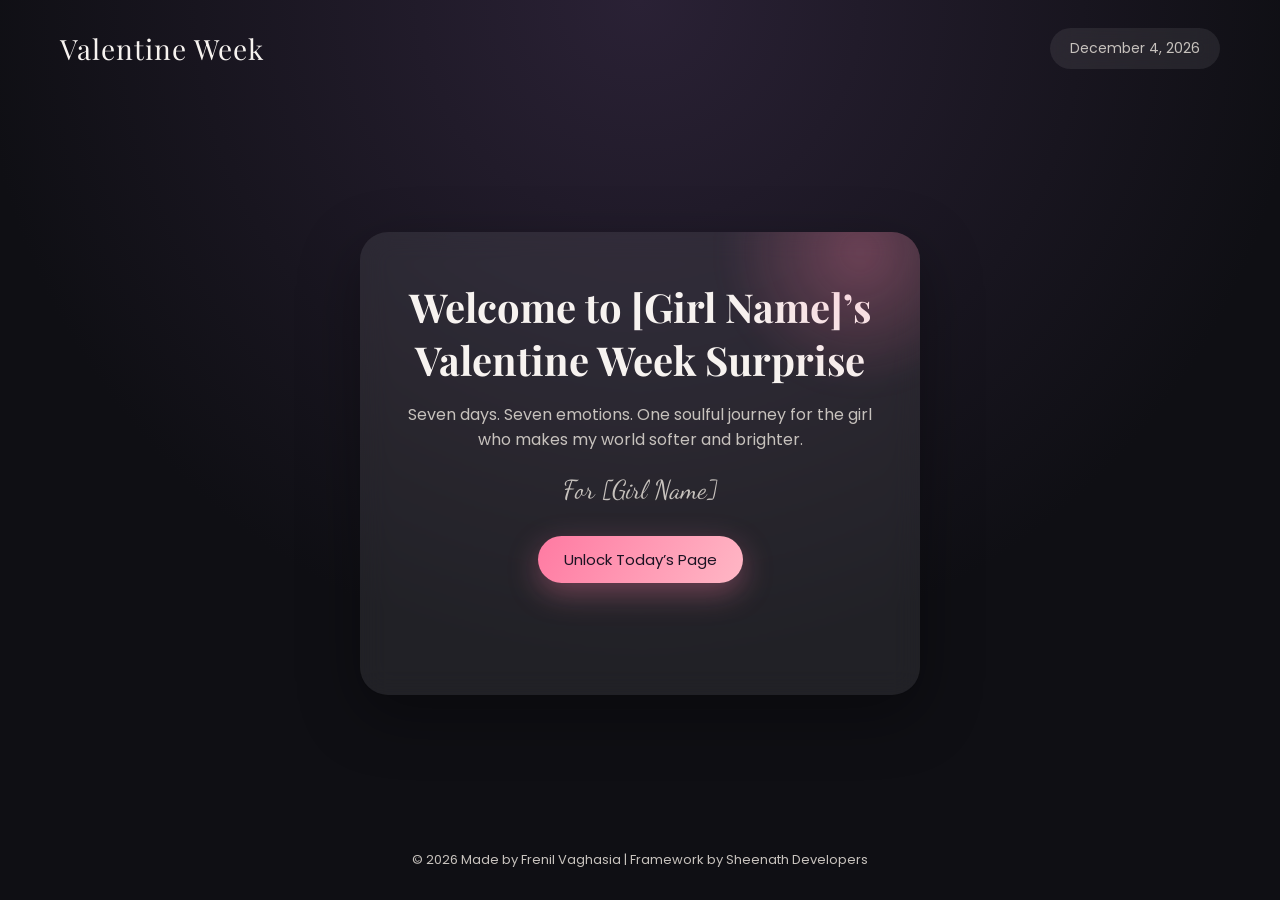
<file: index.html>
<!DOCTYPE html>
<html lang="en">
<head>
  <meta charset="UTF-8" />
  <meta name="viewport" content="width=device-width, initial-scale=1" />
  <title>Valentine Week Surprise</title>
  <link rel="preconnect" href="https://fonts.googleapis.com" />
  <link rel="preconnect" href="https://fonts.gstatic.com" crossorigin />
  <link href="https://fonts.googleapis.com/css2?family=Dancing+Script:wght@500;700&family=Playfair+Display:wght@400;600;700&family=Poppins:wght@300;400;500;600&display=swap" rel="stylesheet" />
  <link rel="stylesheet" href="styles.css" />
</head>
<body>
  <div class="app">
    <header class="site-header">
      <div class="logo">Valentine Week</div>
      <div class="date-pill" id="todayDisplay">February 7–13</div>
    </header>

    <section class="landing" id="landing">
      <div class="glass-card">
        <div class="hero-glow"></div>
        <h1>Welcome to [Girl Name]’s Valentine Week Surprise</h1>
        <p>
          Seven days. Seven emotions. One soulful journey for the girl who
          makes my world softer and brighter.
        </p>
        <p class="signature">For [Girl Name]</p>
        <button class="primary-btn" id="unlockBtn">Unlock Today’s Page</button>
        <p class="helper" id="unlockHelper"></p>
      </div>
    </section>
    <footer class="site-footer">
      <span class="credit">© 2026 Made by Frenil Vaghasia | Framework by Sheenath Developers</span>
    </footer>
  </div>

  <script src="script.js"></script>
</body>
</html>
</file>
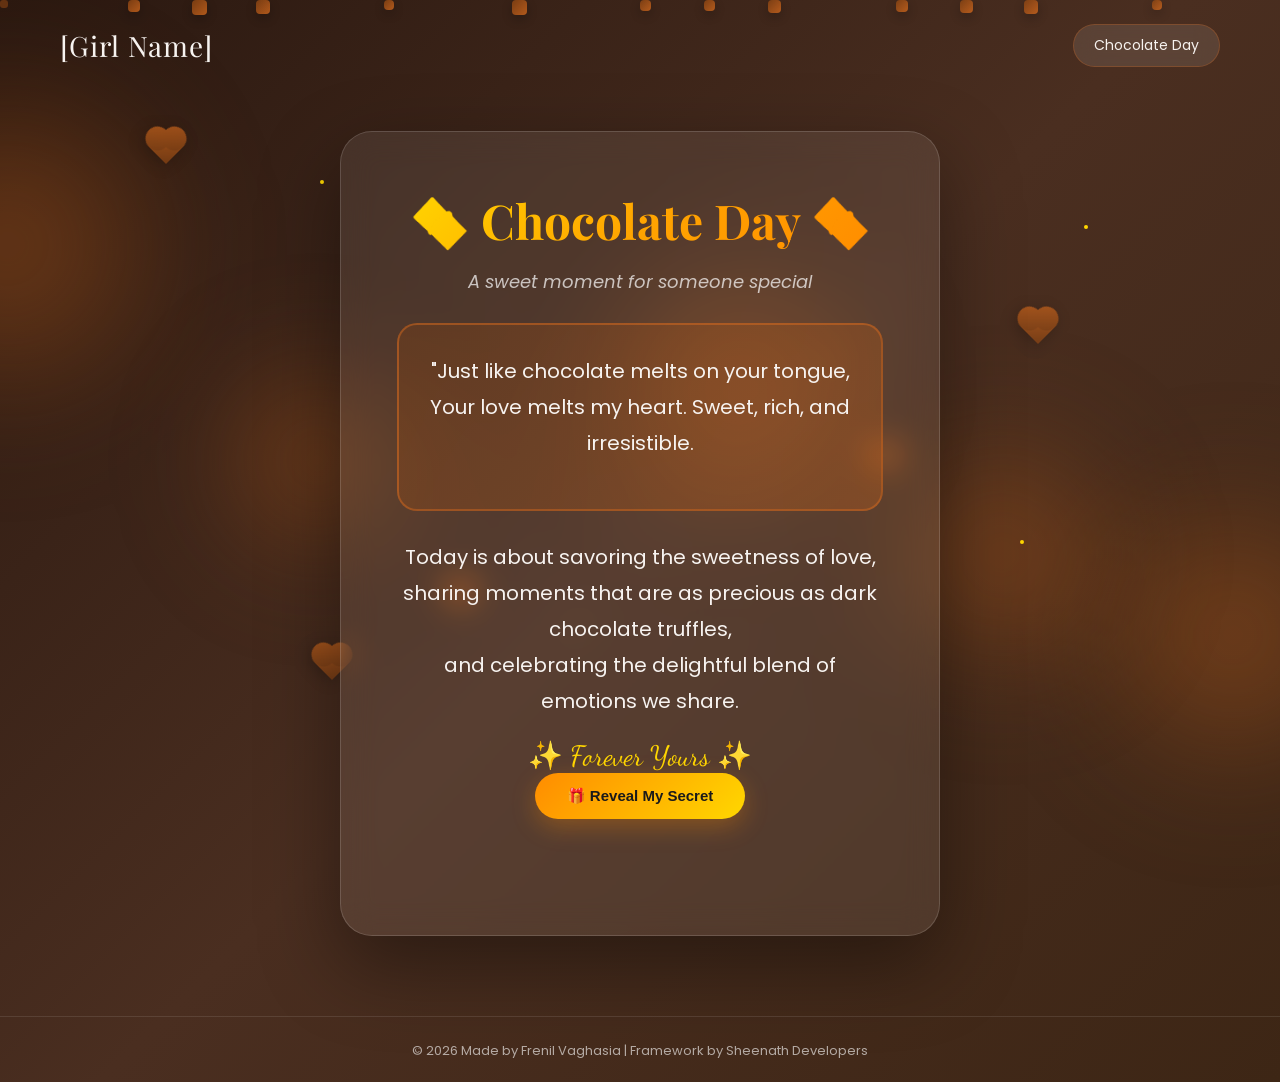
<file: chocolate-1.html>
<!DOCTYPE html>
<html lang="en">
<head>
  <meta charset="UTF-8" />
  <meta name="viewport" content="width=device-width, initial-scale=1" />
  <title>Chocolate Day • [Girl Name]</title>
  <link rel="preconnect" href="https://fonts.googleapis.com" />
  <link rel="preconnect" href="https://fonts.gstatic.com" crossorigin />
  <link href="https://fonts.googleapis.com/css2?family=Dancing+Script:wght@500;700&family=Playfair+Display:wght@400;600;700&family=Poppins:wght@300;400;500;600&display=swap" rel="stylesheet" />
  <style>
    * {
      margin: 0;
      padding: 0;
      box-sizing: border-box;
    }

    body {
      font-family: "Poppins", sans-serif;
      background: linear-gradient(135deg, #2a1810 0%, #4a2e20 50%, #3d2615 100%);
      color: #f7f3f0;
      overflow-x: hidden;
      position: relative;
      min-height: 100vh;
    }

    /* Animated Background */
    .animated-bg {
      position: fixed;
      top: 0;
      left: 0;
      width: 100%;
      height: 100%;
      z-index: 0;
      pointer-events: none;
      overflow: hidden;
    }

    .glow-orb {
      position: absolute;
      border-radius: 50%;
      background: radial-gradient(circle, rgba(210, 105, 30, 0.4), rgba(139, 69, 19, 0.2) 50%, transparent 70%);
      filter: blur(50px);
      animation: float 12s ease-in-out infinite;
    }

    .orb1 {
      width: 400px;
      height: 400px;
      top: 5%;
      left: -15%;
      animation-delay: 0s;
    }

    .orb2 {
      width: 350px;
      height: 350px;
      bottom: 10%;
      right: -10%;
      animation-delay: 3s;
    }

    .orb3 {
      width: 300px;
      height: 300px;
      top: 45%;
      right: 10%;
      animation-delay: 6s;
    }

    .orb4 {
      width: 320px;
      height: 320px;
      top: 25%;
      left: 45%;
      animation-delay: 8s;
    }

    .orb5 {
      width: 250px;
      height: 250px;
      bottom: 35%;
      left: 15%;
      animation-delay: 5s;
    }

    @keyframes float {
      0%, 100% {
        transform: translate(0, 0) scale(1) rotate(0deg);
        opacity: 0.7;
      }
      25% {
        transform: translate(45px, -40px) scale(1.2) rotate(90deg);
        opacity: 1;
      }
      50% {
        transform: translate(-35px, 30px) scale(0.9) rotate(180deg);
        opacity: 0.6;
      }
      75% {
        transform: translate(30px, 35px) scale(1.15) rotate(270deg);
        opacity: 0.85;
      }
    }

    /* Falling Chocolate Pieces */
    .chocolate {
      position: absolute;
      background: linear-gradient(135deg, #8B4513, #D2691E);
      border-radius: 4px;
      animation: fall linear infinite;
      opacity: 0.8;
      box-shadow: 0 4px 12px rgba(0, 0, 0, 0.3);
    }

    .choco1 { width: 12px; height: 12px; left: 10%; animation-duration: 8s; animation-delay: 0s; }
    .choco2 { width: 14px; height: 14px; left: 20%; animation-duration: 10s; animation-delay: 1s; }
    .choco3 { width: 10px; height: 10px; left: 30%; animation-duration: 9s; animation-delay: 0.5s; }
    .choco4 { width: 15px; height: 15px; left: 40%; animation-duration: 11s; animation-delay: 1.5s; }
    .choco5 { width: 11px; height: 11px; left: 50%; animation-duration: 8.5s; animation-delay: 0.8s; }
    .choco6 { width: 13px; height: 13px; left: 60%; animation-duration: 10.5s; animation-delay: 1.2s; }
    .choco7 { width: 12px; height: 12px; left: 70%; animation-duration: 9.5s; animation-delay: 0.3s; }
    .choco8 { width: 14px; height: 14px; left: 80%; animation-duration: 11.5s; animation-delay: 1.8s; }
    .choco9 { width: 10px; height: 10px; left: 90%; animation-duration: 8.8s; animation-delay: 0.6s; }
    .choco10 { width: 15px; height: 15px; left: 15%; animation-duration: 10.2s; animation-delay: 1.3s; }
    .choco11 { width: 11px; height: 11px; left: 55%; animation-duration: 9.2s; animation-delay: 0.9s; }
    .choco12 { width: 13px; height: 13px; left: 75%; animation-duration: 10.8s; animation-delay: 1.6s; }

    @keyframes fall {
      0% {
        transform: translateY(-10px) rotate(0deg);
        opacity: 0;
      }
      5% {
        opacity: 0.8;
      }
      95% {
        opacity: 0.8;
      }
      100% {
        transform: translateY(100vh) rotate(360deg);
        opacity: 0;
      }
    }

    /* Chocolate Hearts */
    .chocolate-heart {
      position: absolute;
      width: 24px;
      height: 24px;
      background: linear-gradient(135deg, #D2691E, #8B4513);
      transform: rotate(45deg);
      animation: floatHeart 10s ease-in-out infinite;
      opacity: 0.7;
      filter: drop-shadow(0 4px 8px rgba(0, 0, 0, 0.3));
    }

    .chocolate-heart::before,
    .chocolate-heart::after {
      content: "";
      position: absolute;
      width: 24px;
      height: 24px;
      background: inherit;
      border-radius: 50%;
    }

    .chocolate-heart::before {
      top: -12px;
      left: 0;
    }

    .chocolate-heart::after {
      top: 0;
      left: -12px;
    }

    .heart1 { top: 15%; left: 12%; animation-delay: 0s; }
    .heart2 { top: 35%; right: 18%; animation-delay: 4s; }
    .heart3 { top: 65%; left: 35%; animation-delay: 2s; }
    .heart4 { top: 50%; right: 30%; animation-delay: 6s; }
    .heart5 { bottom: 25%; left: 25%; animation-delay: 3s; }

    @keyframes floatHeart {
      0%, 100% {
        transform: translateY(0) rotate(45deg) scale(1);
        opacity: 0.7;
      }
      33% {
        transform: translateY(-40px) rotate(55deg) scale(1.25);
        opacity: 1;
      }
      66% {
        transform: translateY(-20px) rotate(40deg) scale(0.95);
        opacity: 0.75;
      }
    }

    /* Sparkles */
    .sparkle {
      position: absolute;
      width: 4px;
      height: 4px;
      background: #FFD700;
      border-radius: 50%;
      animation: sparkleFlash 2s ease-in-out infinite;
    }

    .sparkle1 { top: 20%; left: 25%; animation-delay: 0s; }
    .sparkle2 { top: 40%; right: 35%; animation-delay: 0.5s; }
    .sparkle3 { bottom: 30%; left: 45%; animation-delay: 1s; }
    .sparkle4 { top: 60%; right: 20%; animation-delay: 0.7s; }
    .sparkle5 { top: 25%; right: 15%; animation-delay: 1.2s; }

    @keyframes sparkleFlash {
      0%, 100% { opacity: 0; transform: scale(0); }
      50% { opacity: 1; transform: scale(1); }
    }

    /* Header */
    .header {
      position: relative;
      z-index: 10;
      display: flex;
      justify-content: space-between;
      align-items: center;
      padding: 24px clamp(20px, 5vw, 60px);
    }

    .logo {
      font-family: "Playfair Display", serif;
      font-size: clamp(20px, 3vw, 28px);
      letter-spacing: 1px;
    }

    .date-pill {
      padding: 10px 20px;
      border-radius: 50px;
      background: rgba(255, 255, 255, 0.1);
      font-size: 14px;
      backdrop-filter: blur(10px);
      border: 1px solid rgba(210, 105, 30, 0.3);
    }

    /* Main Container */
    .container {
      position: relative;
      z-index: 5;
      display: flex;
      align-items: center;
      justify-content: center;
      min-height: calc(100vh - 100px);
      padding: 40px 20px;
    }

    /* Glass Card */
    .glass-card {
      background: rgba(255, 255, 255, 0.08);
      backdrop-filter: blur(16px);
      border: 1px solid rgba(255, 255, 255, 0.15);
      border-radius: 32px;
      padding: clamp(32px, 8vw, 56px);
      max-width: 600px;
      text-align: center;
      box-shadow: 0 30px 80px rgba(0, 0, 0, 0.4);
      position: relative;
      overflow: hidden;
      animation: cardSlideIn 0.8s ease-out;
    }

    @keyframes cardSlideIn {
      from {
        opacity: 0;
        transform: translateY(30px);
      }
      to {
        opacity: 1;
        transform: translateY(0);
      }
    }

    .glass-card::before {
      content: "";
      position: absolute;
      top: -50%;
      right: -20%;
      width: 300px;
      height: 300px;
      background: radial-gradient(circle, rgba(210, 105, 30, 0.3), transparent 70%);
      filter: blur(40px);
      animation: orb-rotate 15s linear infinite;
    }

    @keyframes orb-rotate {
      0% { transform: rotate(0deg); }
      100% { transform: rotate(360deg); }
    }

    .card-content {
      position: relative;
      z-index: 2;
    }

    .card-title {
      font-family: "Playfair Display", serif;
      font-size: clamp(32px, 5vw, 48px);
      margin-bottom: 16px;
      background: linear-gradient(135deg, #FFD700, #FFA500, #FF8C00);
      -webkit-background-clip: text;
      -webkit-text-fill-color: transparent;
      background-clip: text;
      animation: titleGlow 2s ease-in-out infinite;
    }

    @keyframes titleGlow {
      0%, 100% { filter: drop-shadow(0 0 8px rgba(210, 105, 30, 0.4)); }
      50% { filter: drop-shadow(0 0 16px rgba(210, 105, 30, 0.8)); }
    }

    .card-subtitle {
      font-size: clamp(14px, 2vw, 18px);
      color: rgba(255, 255, 255, 0.7);
      margin-bottom: 24px;
      font-style: italic;
    }

    .chocolate-box {
      background: linear-gradient(135deg, rgba(139, 69, 19, 0.3), rgba(210, 105, 30, 0.3));
      border: 2px solid rgba(210, 105, 30, 0.5);
      border-radius: 20px;
      padding: 28px;
      margin: 28px 0;
      animation: pulse-glow 2.5s ease-in-out infinite;
    }

    @keyframes pulse-glow {
      0%, 100% {
        border-color: rgba(210, 105, 30, 0.5);
        box-shadow: 0 0 0 0 rgba(210, 105, 30, 0.2);
      }
      50% {
        border-color: rgba(210, 105, 30, 0.8);
        box-shadow: 0 0 20px 0 rgba(210, 105, 30, 0.4);
      }
    }

    .message-text {
      font-size: clamp(16px, 2.5vw, 20px);
      line-height: 1.8;
      color: #f7f3f0;
      margin-bottom: 20px;
    }

    .signature {
      font-family: "Dancing Script", cursive;
      font-size: clamp(20px, 3vw, 28px);
      color: #FFD700;
      margin-top: 16px;
      animation: float-text 3s ease-in-out infinite;
    }

    @keyframes float-text {
      0%, 100% { transform: translateY(0); }
      50% { transform: translateY(-8px); }
    }

    /* Buttons */
    .button-group {
      display: flex;
      gap: 16px;
      margin-top: 32px;
      flex-wrap: wrap;
      justify-content: center;
    }

    .btn-primary {
      background: linear-gradient(135deg, #FF8C00, #FFD700);
      color: #1a1a1a;
      border: none;
      padding: 14px 32px;
      border-radius: 50px;
      font-size: 15px;
      font-weight: 600;
      cursor: pointer;
      transition: all 0.3s ease;
      box-shadow: 0 8px 25px rgba(255, 140, 0, 0.3);
      animation: float-button 3s ease-in-out infinite;
    }

    @keyframes float-button {
      0%, 100% { transform: translateY(0); }
      50% { transform: translateY(-4px); }
    }

    .btn-primary:hover {
      transform: translateY(-4px);
      box-shadow: 0 12px 35px rgba(255, 140, 0, 0.5);
    }

    .btn-secondary {
      background: rgba(255, 255, 255, 0.1);
      color: #f7f3f0;
      border: 2px solid rgba(210, 105, 30, 0.5);
      padding: 12px 28px;
      border-radius: 50px;
      font-size: 15px;
      cursor: pointer;
      transition: all 0.3s ease;
    }

    .btn-secondary:hover {
      background: rgba(210, 105, 30, 0.2);
      border-color: rgba(210, 105, 30, 0.8);
    }

    /* Reveal Effects */
    .reveal-section {
      background: rgba(139, 69, 19, 0.15);
      border-radius: 16px;
      padding: 20px;
      margin-top: 20px;
      max-height: 0;
      overflow: hidden;
      opacity: 0;
      transition: all 0.6s cubic-bezier(0.34, 1.56, 0.64, 1);
    }

    .reveal-section.revealed {
      max-height: 500px;
      opacity: 1;
    }

    .reveal-text {
      font-size: 15px;
      line-height: 1.7;
      color: rgba(255, 255, 255, 0.9);
      animation: textReveal 0.8s ease-out;
    }

    @keyframes textReveal {
      0% {
        opacity: 0;
        transform: translateY(10px);
      }
      100% {
        opacity: 1;
        transform: translateY(0);
      }
    }

    /* Chocolate Chips Decoration */
    .chip-scatter {
      position: absolute;
      pointer-events: none;
    }

    .chip {
      position: absolute;
      width: 8px;
      height: 8px;
      background: #8B4513;
      border-radius: 3px;
      animation: chip-twirl 4s ease-in-out infinite;
      opacity: 0.6;
    }

    .chip1 { top: 10%; right: 15%; animation-delay: 0s; }
    .chip2 { bottom: 20%; left: 20%; animation-delay: 1s; }
    .chip3 { top: 50%; right: 10%; animation-delay: 0.5s; }
    .chip4 { top: 35%; left: 15%; animation-delay: 1.5s; }
    .chip5 { bottom: 40%; right: 25%; animation-delay: 0.8s; }

    @keyframes chip-twirl {
      0%, 100% { transform: rotate(0deg) scale(1); opacity: 0.6; }
      50% { transform: rotate(180deg) scale(1.1); opacity: 0.9; }
    }

    /* Responsive */
    @media (max-width: 768px) {
      .header {
        padding: 16px 20px;
      }

      .glass-card {
        padding: 24px;
      }

      .button-group {
        flex-direction: column;
        gap: 12px;
      }

      .btn-primary, .btn-secondary {
        width: 100%;
      }

      .choco1, .choco2, .choco3, .choco4, .choco5,
      .choco6, .choco7, .choco8, .choco9, .choco10,
      .choco11, .choco12 {
        animation-duration: 12s;
      }
    }
  </style>
</head>
<body>
  <!-- Animated Background -->
  <div class="animated-bg">
    <div class="glow-orb orb1"></div>
    <div class="glow-orb orb2"></div>
    <div class="glow-orb orb3"></div>
    <div class="glow-orb orb4"></div>
    <div class="glow-orb orb5"></div>

    <!-- Falling Chocolate Pieces -->
    <div class="chocolate choco1"></div>
    <div class="chocolate choco2"></div>
    <div class="chocolate choco3"></div>
    <div class="chocolate choco4"></div>
    <div class="chocolate choco5"></div>
    <div class="chocolate choco6"></div>
    <div class="chocolate choco7"></div>
    <div class="chocolate choco8"></div>
    <div class="chocolate choco9"></div>
    <div class="chocolate choco10"></div>
    <div class="chocolate choco11"></div>
    <div class="chocolate choco12"></div>

    <!-- Chocolate Hearts -->
    <div class="chocolate-heart heart1"></div>
    <div class="chocolate-heart heart2"></div>
    <div class="chocolate-heart heart3"></div>
    <div class="chocolate-heart heart4"></div>
    <div class="chocolate-heart heart5"></div>

    <!-- Sparkles -->
    <div class="sparkle sparkle1"></div>
    <div class="sparkle sparkle2"></div>
    <div class="sparkle sparkle3"></div>
    <div class="sparkle sparkle4"></div>
    <div class="sparkle sparkle5"></div>

    <!-- Chocolate Chips -->
    <div class="chip-scatter">
      <div class="chip chip1"></div>
      <div class="chip chip2"></div>
      <div class="chip chip3"></div>
      <div class="chip chip4"></div>
      <div class="chip chip5"></div>
    </div>
  </div>

  <!-- Header -->
  <header class="header">
    <div class="logo">[Girl Name]</div>
    <div class="date-pill">Chocolate Day</div>
  </header>

  <!-- Main Container -->
  <div class="container">
    <div class="glass-card">
      <div class="card-content">
        <h1 class="card-title">🍫 Chocolate Day 🍫</h1>
        <p class="card-subtitle">A sweet moment for someone special</p>

        <div class="chocolate-box">
          <p class="message-text">
            "Just like chocolate melts on your tongue,
            <br />
            Your love melts my heart. Sweet, rich, and irresistible.
          </p>
        </div>

        <p class="message-text">
          Today is about savoring the sweetness of love,
          <br />
          sharing moments that are as precious as dark chocolate truffles,
          <br />
          and celebrating the delightful blend of emotions we share.
        </p>

        <p class="signature">✨ Forever Yours ✨</p>

        <button class="btn-primary" onclick="revealSecret()">
          🎁 Reveal My Secret
        </button>

        <div class="reveal-section" id="secretSection">
          <p class="reveal-text">
            🤎 Every moment with you is like tasting the finest chocolate—
            luxurious, comforting, and unforgettable. Whether it's the bittersweet
            depth of dark chocolate or the smooth sweetness of milk chocolate,
            you make every flavor of life beautiful. 
            <br /><br />
            Your smile is sweeter than any confection, and your love is the richest
            treasure I could ever possess. In your arms, I've found my favorite flavor—
            the taste of forever.
            <br /><br />
            Thank you for being the sweetness in my story, the chocolate in my dreams,
            and the love that makes every day a celebration. You are my greatest indulgence.
          </p>
        </div>
      </div>
    </div>
  </div>

  <footer style="position: relative; z-index: 20; padding: 20px; text-align: center; border-top: 1px solid rgba(255, 255, 255, 0.1); margin-top: 40px;">
    <span class="credit" style="color: rgba(255, 255, 255, 0.6); font-size: 13px;">© 2026 Made by Frenil Vaghasia | Framework by Sheenath Developers</span>
  </footer>

  <script>
    function revealSecret() {
      const section = document.getElementById("secretSection");
      section.classList.toggle("revealed");
    }

    // Add gentle parallax effect on mouse movement
    document.addEventListener("mousemove", (e) => {
      const card = document.querySelector(".glass-card");
      const x = (window.innerWidth / 2 - e.clientX) / 50;
      const y = (window.innerHeight / 2 - e.clientY) / 50;
      card.style.transform = `perspective(1000px) rotateX(${y}deg) rotateY(${x}deg)`;
    });

    // Reset on mouse leave
    document.addEventListener("mouseleave", () => {
      const card = document.querySelector(".glass-card");
      card.style.transform = "perspective(1000px) rotateX(0deg) rotateY(0deg)";
    });
  </script>
</body>
</html>
</file>
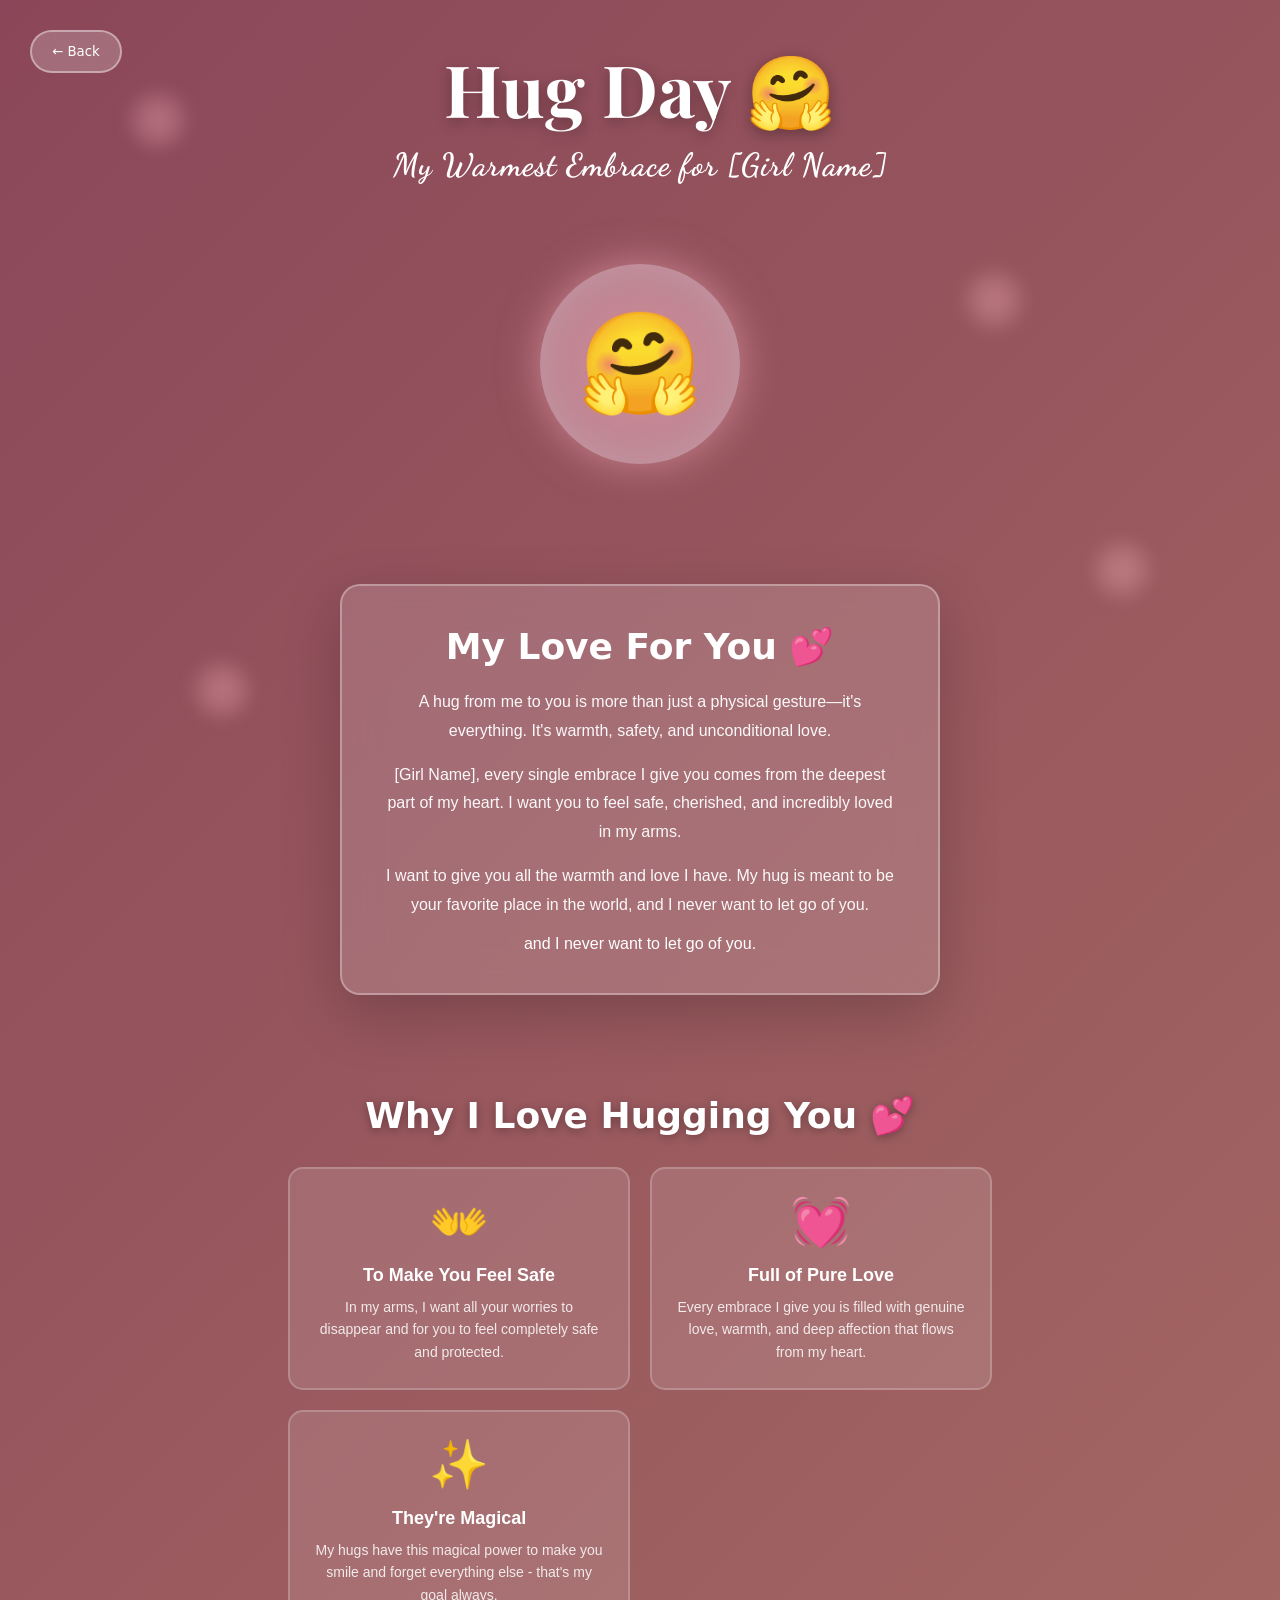
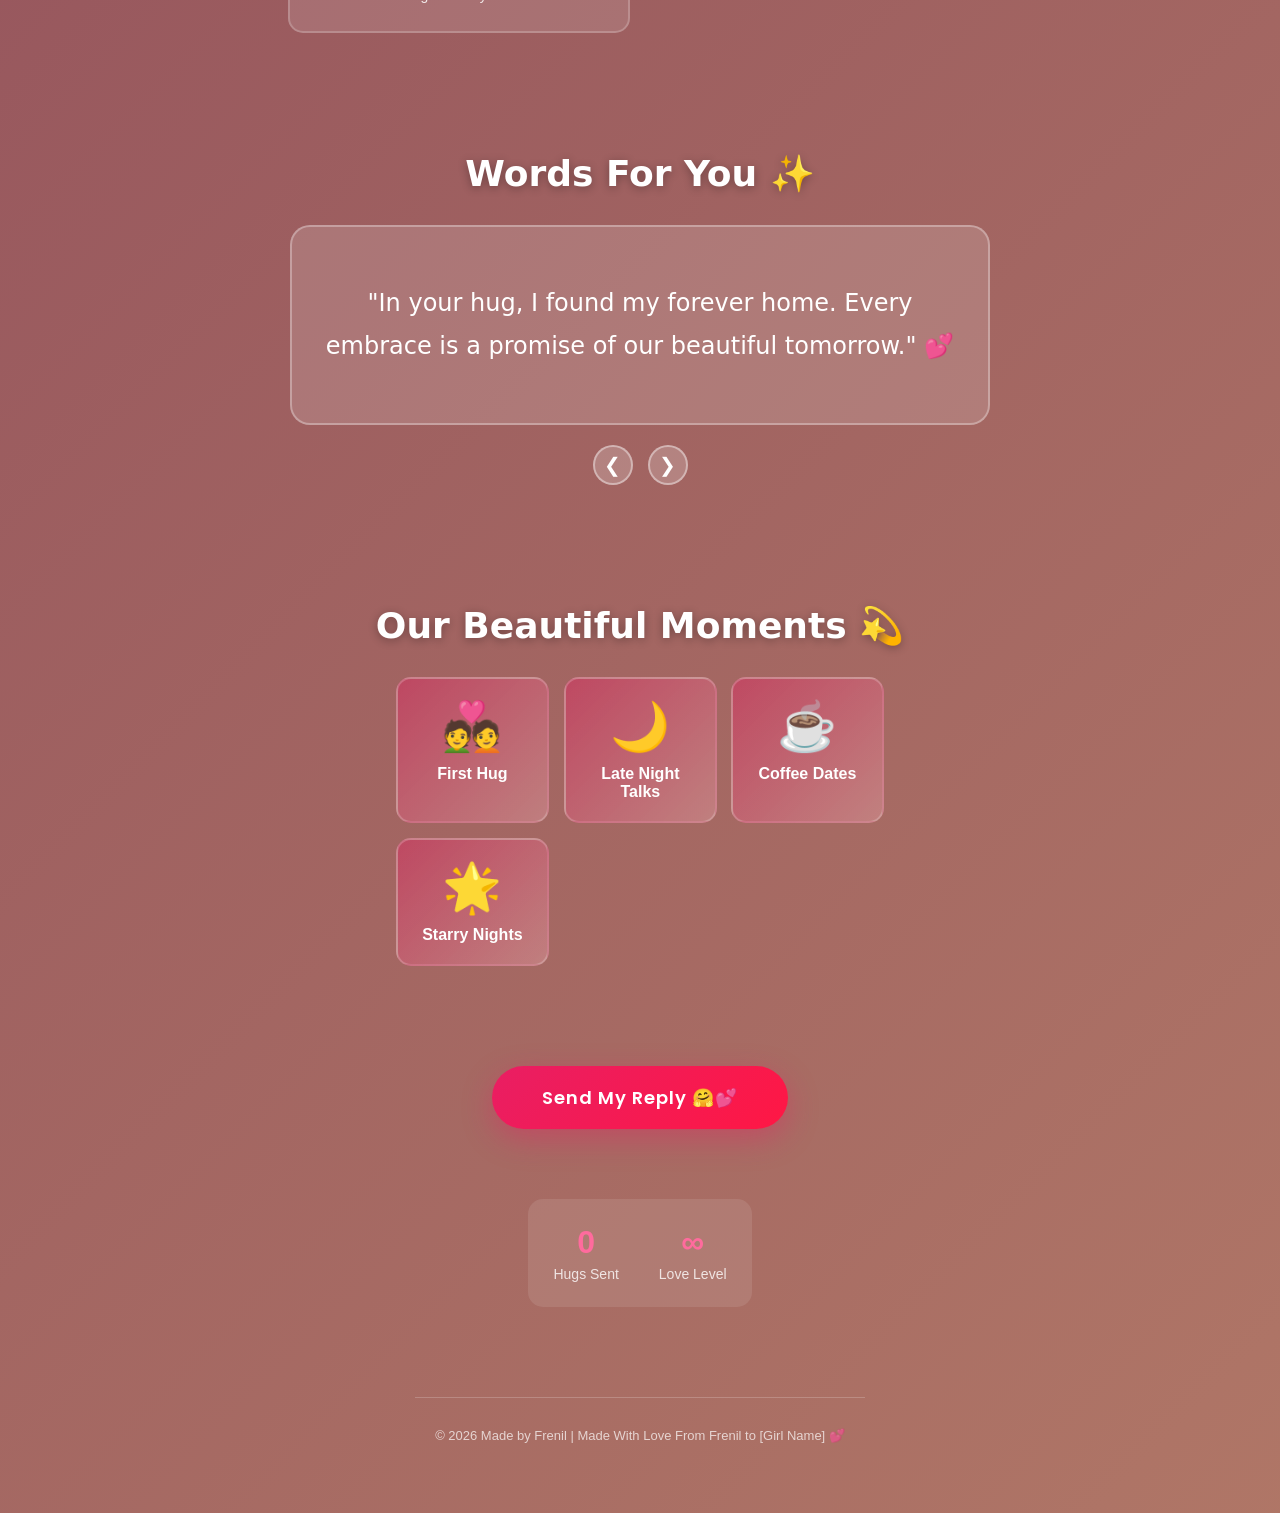
<file: hug-1.html>
<!DOCTYPE html>
<html lang="en">
<head>
  <meta charset="UTF-8" />
  <meta name="viewport" content="width=device-width, initial-scale=1" />
  <title>Hug Day - Warm Embrace for [Girl Name]</title>
  <link rel="preconnect" href="https://fonts.googleapis.com" />
  <link rel="preconnect" href="https://fonts.gstatic.com" crossorigin />
  <link
    href="https://fonts.googleapis.com/css2?family=Dancing+Script:wght@500;700&family=Playfair+Display:wght@400;600;700&family=Poppins:wght@300;400;500;600&display=swap"
    rel="stylesheet"
  />
  <style>
    * {
      margin: 0;
      padding: 0;
      box-sizing: border-box;
    }

    body {
      font-family: -apple-system, BlinkMacSystemFont, "SF Pro Display", "SF Pro Text", "Apple Color Emoji", "Helvetica Neue", Helvetica, Arial, sans-serif;
      background: linear-gradient(135deg, #8B4759 0%, #D4A574 50%, #8B4759 100%);
      background-size: 400% 400%;
      animation: warmGradient 15s ease infinite;
      color: #fff;
      overflow-x: hidden;
      min-height: 100vh;
      position: relative;
    }

    /* Force iOS emoji rendering */
    * {
      font-family: -apple-system, BlinkMacSystemFont, "Apple Color Emoji", "Segoe UI Emoji", "Segoe UI Symbol", "Noto Color Emoji", sans-serif;
    }

    body, h1, h2, h3, p, button, div {
      font-family: -apple-system, BlinkMacSystemFont, "SF Pro Display", "SF Pro Text", "Apple Color Emoji", "Helvetica Neue", Helvetica, Arial, sans-serif;
    }

    @keyframes warmGradient {
      0% {
        background-position: 0% 50%;
      }
      50% {
        background-position: 100% 50%;
      }
      100% {
        background-position: 0% 50%;
      }
    }

    /* Floating warmth particles */
    .warmth-particle {
      position: fixed;
      width: 60px;
      height: 60px;
      border-radius: 50%;
      background: radial-gradient(circle, rgba(255, 182, 193, 0.4), transparent);
      filter: blur(8px);
      animation: floatWarmth 8s ease-in-out infinite;
      pointer-events: none;
      z-index: 0;
    }

    @keyframes floatWarmth {
      0%, 100% {
        transform: translateY(0) translateX(0) scale(1);
        opacity: 0.3;
      }
      50% {
        transform: translateY(-30px) translateX(20px) scale(1.2);
        opacity: 0.6;
      }
    }

    .particle-1 {
      top: 10%;
      left: 10%;
      animation-delay: 0s;
    }

    .particle-2 {
      top: 60%;
      right: 10%;
      animation-delay: 2s;
    }

    .particle-3 {
      top: 30%;
      right: 20%;
      animation-delay: 4s;
    }

    .particle-4 {
      bottom: 20%;
      left: 15%;
      animation-delay: 3s;
    }

    /* Main container */
    .hug-container {
      position: relative;
      z-index: 10;
      min-height: 100vh;
      display: flex;
      flex-direction: column;
      align-items: center;
      justify-content: center;
      padding: 40px 20px;
      text-align: center;
    }

    /* Header */
    .hug-header {
      margin-bottom: 40px;
      animation: slideDown 0.8s ease-out;
    }

    @keyframes slideDown {
      from {
        opacity: 0;
        transform: translateY(-30px);
      }
      to {
        opacity: 1;
        transform: translateY(0);
      }
    }

    .hug-header h1 {
      font-family: "Playfair Display", serif;
      font-size: clamp(36px, 8vw, 72px);
      font-weight: 700;
      margin-bottom: 10px;
      text-shadow: 0 4px 15px rgba(0, 0, 0, 0.3);
      animation: titleShimmer 3s ease-in-out infinite;
    }

    @keyframes titleShimmer {
      0%, 100% {
        text-shadow: 0 4px 15px rgba(0, 0, 0, 0.3);
      }
      50% {
        text-shadow: 0 4px 25px rgba(255, 255, 255, 0.6);
      }
    }

    .hug-subtitle {
      font-family: "Dancing Script", cursive;
      font-size: clamp(18px, 4vw, 32px);
      font-weight: 700;
      color: #fff;
      letter-spacing: 1px;
      animation: subtitleFloat 4s ease-in-out infinite;
    }

    @keyframes subtitleFloat {
      0%, 100% {
        transform: translateY(0);
      }
      50% {
        transform: translateY(-10px);
      }
    }

    /* Interactive Hug Zone */
    .hug-zone {
      perspective: 1000px;
      margin: 40px 0;
      animation: zoneAppear 1s ease-out 0.3s both;
    }

    @keyframes zoneAppear {
      from {
        opacity: 0;
        transform: scale(0.8);
      }
      to {
        opacity: 1;
        transform: scale(1);
      }
    }

    .embrace-circle {
      width: 200px;
      height: 200px;
      margin: 0 auto 40px;
      position: relative;
      animation: embraceRotate 6s linear infinite;
    }

    @keyframes embraceRotate {
      from {
        transform: rotateZ(0deg);
      }
      to {
        transform: rotateZ(360deg);
      }
    }

    .embrace-inner {
      width: 100%;
      height: 100%;
      border-radius: 50%;
      background: radial-gradient(circle, rgba(255, 182, 193, 0.6), rgba(216, 191, 216, 0.4));
      display: flex;
      align-items: center;
      justify-content: center;
      font-size: 100px;
      box-shadow: 0 0 40px rgba(255, 182, 193, 0.5), inset 0 0 40px rgba(255, 255, 255, 0.2);
      animation: embracePulse 3s ease-in-out infinite;
    }

    @keyframes embracePulse {
      0%, 100% {
        transform: scale(1);
        box-shadow: 0 0 40px rgba(255, 182, 193, 0.5), inset 0 0 40px rgba(255, 255, 255, 0.2);
      }
      50% {
        transform: scale(1.1);
        box-shadow: 0 0 80px rgba(255, 182, 193, 0.8), inset 0 0 60px rgba(255, 255, 255, 0.4);
      }
    }

    /* Message Box */
    .message-box {
      background: rgba(255, 255, 255, 0.15);
      backdrop-filter: blur(20px);
      border: 2px solid rgba(255, 255, 255, 0.3);
      border-radius: 20px;
      padding: 40px;
      max-width: 600px;
      margin: 40px auto;
      animation: messageSlide 1s ease-out 0.6s both;
      box-shadow: 0 20px 60px rgba(0, 0, 0, 0.2);
    }

    @keyframes messageSlide {
      from {
        opacity: 0;
        transform: translateY(30px);
      }
      to {
        opacity: 1;
        transform: translateY(0);
      }
    }

    .message-box h2 {
      font-family: -apple-system, BlinkMacSystemFont, "SF Pro Display", system-ui, sans-serif;
      font-size: 36px;
      font-weight: 700;
      margin-bottom: 20px;
      color: #fff;
    }

    .message-box p {
      font-size: 16px;
      line-height: 1.8;
      color: rgba(255, 255, 255, 0.95);
      margin-bottom: 15px;
    }

    .message-box p:last-child {
      margin-bottom: 0;
    }

    /* Hug Button */
    .hug-button-container {
      margin: 40px 0;
      animation: buttonFade 1s ease-out 0.9s both;
    }

    @keyframes buttonFade {
      from {
        opacity: 0;
      }
      to {
        opacity: 1;
      }
    }

    .hug-btn {
      background: linear-gradient(135deg, #E91E63, #FF1744);
      color: white;
      border: none;
      padding: 18px 50px;
      font-size: 18px;
      font-family: "Poppins", sans-serif;
      font-weight: 600;
      border-radius: 50px;
      cursor: pointer;
      transition: all 0.3s ease;
      box-shadow: 0 10px 30px rgba(233, 30, 99, 0.4);
      letter-spacing: 1px;
      position: relative;
      overflow: hidden;
    }

    .hug-btn::before {
      content: '';
      position: absolute;
      top: 0;
      left: -100%;
      width: 100%;
      height: 100%;
      background: rgba(255, 255, 255, 0.2);
      transition: left 0.3s ease;
    }

    .hug-btn:hover::before {
      left: 100%;
    }

    .hug-btn:hover {
      transform: translateY(-5px) scale(1.05);
      box-shadow: 0 15px 50px rgba(233, 30, 99, 0.6);
    }

    .hug-btn:active {
      transform: translateY(-2px) scale(1.02);
    }

    /* Hug Effects */
    .hug-effect {
      position: fixed;
      font-size: 60px;
      pointer-events: none;
      animation: hugFloat 2s ease-out forwards;
      z-index: 100;
    }

    @keyframes hugFloat {
      0% {
        opacity: 1;
        transform: translateY(0) scale(1);
      }
      100% {
        opacity: 0;
        transform: translateY(-200px) scale(0.3);
      }
    }

    /* Stats Display */
    .hug-stats {
      background: rgba(255, 255, 255, 0.1);
      border-radius: 15px;
      padding: 25px;
      margin: 30px 0;
      display: flex;
      gap: 40px;
      justify-content: center;
      flex-wrap: wrap;
      max-width: 500px;
      margin-left: auto;
      margin-right: auto;
      animation: statsSlide 1s ease-out 1.2s both;
    }

    @keyframes statsSlide {
      from {
        opacity: 0;
        transform: translateY(20px);
      }
      to {
        opacity: 1;
        transform: translateY(0);
      }
    }

    .stat {
      text-align: center;
    }

    .stat-number {
      font-size: 32px;
      font-weight: 700;
      color: #ff6b9d;
      margin-bottom: 5px;
    }

    .stat-label {
      font-size: 14px;
      color: rgba(255, 255, 255, 0.8);
    }

    /* Footer */
    .hug-footer {
      margin-top: 60px;
      padding: 30px 20px;
      text-align: center;
      font-size: 13px;
      color: rgba(255, 255, 255, 0.7);
      border-top: 1px solid rgba(255, 255, 255, 0.2);
    }

    /* Back button */
    .back-button {
      position: fixed;
      top: 30px;
      left: 30px;
      z-index: 50;
      background: rgba(255, 255, 255, 0.2);
      border: 2px solid rgba(255, 255, 255, 0.4);
      color: white;
      padding: 12px 20px;
      border-radius: 50px;
      cursor: pointer;
      font-family: -apple-system, BlinkMacSystemFont, "SF Pro Text", system-ui, sans-serif;
      font-weight: 500;
      transition: all 0.3s ease;
      backdrop-filter: blur(10px);
    }

    .back-button:hover {
      background: rgba(255, 255, 255, 0.3);
      border-color: white;
      transform: translateX(-5px);
    }

    @keyframes sectionSlide {
      from {
        opacity: 0;
        transform: translateY(30px);
      }
      to {
        opacity: 1;
        transform: translateY(0);
      }
    }

    @keyframes reasonAppear {
      from {
        opacity: 0;
        transform: scale(0.9);
      }
      to {
        opacity: 1;
        transform: scale(1);
      }
    }

    @keyframes memoryAppear {
      from {
        opacity: 0;
        transform: rotateY(90deg);
      }
      to {
        opacity: 1;
        transform: rotateY(0deg);
      }
    }

    @keyframes quoteAppear {
      from {
        opacity: 0;
        transform: scale(0.95);
      }
      to {
        opacity: 1;
        transform: scale(1);
      }
    }

    @media (max-width: 768px) {
      .hug-container {
        padding: 30px 15px;
      }

      .message-box {
        padding: 30px 20px;
      }

      .embrace-circle {
        width: 150px;
        height: 150px;
      }

      .embrace-inner {
        font-size: 80px;
      }

      .hug-stats {
        gap: 20px;
        padding: 20px;
      }

      .stat-number {
        font-size: 24px;
      }
    }
  </style>
</head>
<body>
  <!-- Warmth Particles -->
  <div class="warmth-particle particle-1"></div>
  <div class="warmth-particle particle-2"></div>
  <div class="warmth-particle particle-3"></div>
  <div class="warmth-particle particle-4"></div>

  <!-- Back Button -->
  <button class="back-button" onclick="goBack()">← Back</button>

  <!-- Main Container -->
  <div class="hug-container">
    <!-- Header -->
    <div class="hug-header">
      <h1>Hug Day 🤗</h1>
      <p class="hug-subtitle">My Warmest Embrace for [Girl Name]</p>
    </div>

    <!-- Interactive Hug Zone -->
    <div class="hug-zone">
      <div class="embrace-circle">
        <div class="embrace-inner" id="hugCircle" onclick="sendHug()">🤗</div>
      </div>
    </div>

    <!-- Message Box -->
    <div class="message-box">
      <h2>My Love For You 💕</h2>
      <p>
        A hug from me to you is more than just a physical gesture—it's everything. It's warmth, safety, and unconditional love.
      </p>
      <p>
        [Girl Name], every single embrace I give you comes from the deepest part of my heart. 
        I want you to feel safe, cherished, and incredibly loved in my arms.
      </p>
      <p>
        I want to give you all the warmth and love I have. My hug is meant to be your favorite place in the world, 
        and I never want to let go of you.
      </p> 
        and I never want to let go of you.
      </p>
    </div>

    <!-- Reasons Section -->
    <div style="max-width: 800px; margin: 60px auto; animation: sectionSlide 1s ease-out 0.8s both;">
      <h2 style="font-family: -apple-system, BlinkMacSystemFont, 'SF Pro Display', system-ui, sans-serif; font-size: 36px; font-weight: 700; margin-bottom: 30px; color: #fff; text-shadow: 0 2px 10px rgba(0, 0, 0, 0.3);">Why I Love Hugging You 💕</h2>
      <div style="display: grid; grid-template-columns: repeat(auto-fit, minmax(250px, 1fr)); gap: 20px; padding: 0 20px;">
        <div style="background: rgba(255, 255, 255, 0.12); backdrop-filter: blur(15px); border: 2px solid rgba(255, 255, 255, 0.2); border-radius: 15px; padding: 25px; transition: all 0.3s ease; cursor: pointer; animation: reasonAppear 0.6s ease-out 0.2s both;" onmouseover="this.style.transform='translateY(-10px) scale(1.05)'; this.style.background='rgba(255, 255, 255, 0.25)'; this.style.borderColor='rgba(255, 255, 255, 0.5)'; this.style.boxShadow='0 15px 40px rgba(255, 182, 193, 0.3)'" onmouseout="this.style.transform='translateY(0) scale(1)'; this.style.background='rgba(255, 255, 255, 0.12)'; this.style.borderColor='rgba(255, 255, 255, 0.2)'; this.style.boxShadow='none'">
          <div style="font-size: 48px; margin-bottom: 15px;">👐</div>
          <h3 style="font-size: 18px; margin-bottom: 10px; color: #fff;">To Make You Feel Safe</h3>
          <p style="font-size: 14px; color: rgba(255, 255, 255, 0.85); line-height: 1.6;">In my arms, I want all your worries to disappear and for you to feel completely safe and protected.</p>
        </div>
        <div style="background: rgba(255, 255, 255, 0.12); backdrop-filter: blur(15px); border: 2px solid rgba(255, 255, 255, 0.2); border-radius: 15px; padding: 25px; transition: all 0.3s ease; cursor: pointer; animation: reasonAppear 0.6s ease-out 0.4s both;" onmouseover="this.style.transform='translateY(-10px) scale(1.05)'; this.style.background='rgba(255, 255, 255, 0.25)'; this.style.borderColor='rgba(255, 255, 255, 0.5)'; this.style.boxShadow='0 15px 40px rgba(255, 182, 193, 0.3)'" onmouseout="this.style.transform='translateY(0) scale(1)'; this.style.background='rgba(255, 255, 255, 0.12)'; this.style.borderColor='rgba(255, 255, 255, 0.2)'; this.style.boxShadow='none'">
          <div style="font-size: 48px; margin-bottom: 15px;">💓</div>
          <h3 style="font-size: 18px; margin-bottom: 10px; color: #fff;">Full of Pure Love</h3>
          <p style="font-size: 14px; color: rgba(255, 255, 255, 0.85); line-height: 1.6;">Every embrace I give you is filled with genuine love, warmth, and deep affection that flows from my heart.</p>
        </div>
        <div style="background: rgba(255, 255, 255, 0.12); backdrop-filter: blur(15px); border: 2px solid rgba(255, 255, 255, 0.2); border-radius: 15px; padding: 25px; transition: all 0.3s ease; cursor: pointer; animation: reasonAppear 0.6s ease-out 0.6s both;" onmouseover="this.style.transform='translateY(-10px) scale(1.05)'; this.style.background='rgba(255, 255, 255, 0.25)'; this.style.borderColor='rgba(255, 255, 255, 0.5)'; this.style.boxShadow='0 15px 40px rgba(255, 182, 193, 0.3)'" onmouseout="this.style.transform='translateY(0) scale(1)'; this.style.background='rgba(255, 255, 255, 0.12)'; this.style.borderColor='rgba(255, 255, 255, 0.2)'; this.style.boxShadow='none'">
          <div style="font-size: 48px; margin-bottom: 15px;">✨</div>
          <h3 style="font-size: 18px; margin-bottom: 10px; color: #fff;">They're Magical</h3>
          <p style="font-size: 14px; color: rgba(255, 255, 255, 0.85); line-height: 1.6;">My hugs have this magical power to make you smile and forget everything else - that's my goal always.</p>
        </div>
      </div>
    </div>

    <!-- Love Quotes Section -->
    <div style="max-width: 700px; margin: 60px auto; animation: sectionSlide 1s ease-out 1s both;">
      <h2 style="font-family: -apple-system, BlinkMacSystemFont, 'SF Pro Display', system-ui, sans-serif; font-size: 36px; font-weight: 700; margin-bottom: 30px; color: #fff; text-shadow: 0 2px 10px rgba(0, 0, 0, 0.3);">Words For You ✨</h2>
      <div style="background: rgba(255, 255, 255, 0.15); backdrop-filter: blur(20px); border: 2px solid rgba(255, 255, 255, 0.3); border-radius: 20px; padding: 40px 30px; position: relative; min-height: 200px; display: flex; align-items: center; justify-content: center;">
        <div id="quoteDisplay" style="text-align: center; animation: quoteAppear 0.8s ease-out; font-family: -apple-system, BlinkMacSystemFont, 'SF Pro Display', system-ui, sans-serif; font-size: 24px; font-weight: 500; color: #fff; line-height: 1.8;">
          "In your hug, I found my forever home. Every embrace is a promise of our beautiful tomorrow." 💕
        </div>
      </div>
      <div style="display: flex; justify-content: center; gap: 15px; margin-top: 20px;">
        <button onclick="previousQuote()" style="background: rgba(255, 255, 255, 0.2); border: 2px solid rgba(255, 255, 255, 0.4); color: white; width: 40px; height: 40px; border-radius: 50%; cursor: pointer; font-size: 20px; transition: all 0.3s ease;" onmouseover="this.style.background='rgba(255, 255, 255, 0.4)'; this.style.transform='scale(1.1)'" onmouseout="this.style.background='rgba(255, 255, 255, 0.2)'; this.style.transform='scale(1)'">❮</button>
        <button onclick="nextQuote()" style="background: rgba(255, 255, 255, 0.2); border: 2px solid rgba(255, 255, 255, 0.4); color: white; width: 40px; height: 40px; border-radius: 50%; cursor: pointer; font-size: 20px; transition: all 0.3s ease;" onmouseover="this.style.background='rgba(255, 255, 255, 0.4)'; this.style.transform='scale(1.1)'" onmouseout="this.style.background='rgba(255, 255, 255, 0.2)'; this.style.transform='scale(1)'">❯</button>
      </div>
    </div>

    <!-- Memories Section -->
    <div style="max-width: 800px; margin: 60px auto; animation: sectionSlide 1s ease-out 1.2s both;">
      <h2 style="font-family: -apple-system, BlinkMacSystemFont, 'SF Pro Display', system-ui, sans-serif; font-size: 36px; font-weight: 700; margin-bottom: 30px; color: #fff; text-shadow: 0 2px 10px rgba(0, 0, 0, 0.3);">Our Beautiful Moments 💫</h2>
      <div style="display: grid; grid-template-columns: repeat(auto-fit, minmax(150px, 1fr)); gap: 15px; padding: 0 20px;">
        <div onclick="showMemoryDetail('First Hug')" style="background: linear-gradient(135deg, rgba(233, 30, 99, 0.4), rgba(255, 182, 193, 0.3)); backdrop-filter: blur(15px); border: 2px solid rgba(255, 255, 255, 0.2); border-radius: 15px; padding: 20px; text-align: center; cursor: pointer; transition: all 0.3s ease; animation: memoryAppear 0.6s ease-out 0.3s both;" onmouseover="this.style.transform='translateY(-15px) scale(1.08)'; this.style.background='linear-gradient(135deg, rgba(233, 30, 99, 0.6), rgba(255, 182, 193, 0.5))'; this.style.boxShadow='0 20px 40px rgba(233, 30, 99, 0.4)'" onmouseout="this.style.transform='translateY(0) scale(1)'; this.style.background='linear-gradient(135deg, rgba(233, 30, 99, 0.4), rgba(255, 182, 193, 0.3))'; this.style.boxShadow='none'">
          <div style="font-size: 48px; margin-bottom: 10px;">💑</div>
          <div style="font-size: 16px; font-weight: 600; color: #fff;">First Hug</div>
        </div>
        <div onclick="showMemoryDetail('Late Night Talks')" style="background: linear-gradient(135deg, rgba(233, 30, 99, 0.4), rgba(255, 182, 193, 0.3)); backdrop-filter: blur(15px); border: 2px solid rgba(255, 255, 255, 0.2); border-radius: 15px; padding: 20px; text-align: center; cursor: pointer; transition: all 0.3s ease; animation: memoryAppear 0.6s ease-out 0.5s both;" onmouseover="this.style.transform='translateY(-15px) scale(1.08)'; this.style.background='linear-gradient(135deg, rgba(233, 30, 99, 0.6), rgba(255, 182, 193, 0.5))'; this.style.boxShadow='0 20px 40px rgba(233, 30, 99, 0.4)'" onmouseout="this.style.transform='translateY(0) scale(1)'; this.style.background='linear-gradient(135deg, rgba(233, 30, 99, 0.4), rgba(255, 182, 193, 0.3))'; this.style.boxShadow='none'">
          <div style="font-size: 48px; margin-bottom: 10px;">🌙</div>
          <div style="font-size: 16px; font-weight: 600; color: #fff;">Late Night Talks</div>
        </div>
        <div onclick="showMemoryDetail('Coffee Dates')" style="background: linear-gradient(135deg, rgba(233, 30, 99, 0.4), rgba(255, 182, 193, 0.3)); backdrop-filter: blur(15px); border: 2px solid rgba(255, 255, 255, 0.2); border-radius: 15px; padding: 20px; text-align: center; cursor: pointer; transition: all 0.3s ease; animation: memoryAppear 0.6s ease-out 0.7s both;" onmouseover="this.style.transform='translateY(-15px) scale(1.08)'; this.style.background='linear-gradient(135deg, rgba(233, 30, 99, 0.6), rgba(255, 182, 193, 0.5))'; this.style.boxShadow='0 20px 40px rgba(233, 30, 99, 0.4)'" onmouseout="this.style.transform='translateY(0) scale(1)'; this.style.background='linear-gradient(135deg, rgba(233, 30, 99, 0.4), rgba(255, 182, 193, 0.3))'; this.style.boxShadow='none'">
          <div style="font-size: 48px; margin-bottom: 10px;">☕</div>
          <div style="font-size: 16px; font-weight: 600; color: #fff;">Coffee Dates</div>
        </div>
        <div onclick="showMemoryDetail('Starry Nights')" style="background: linear-gradient(135deg, rgba(233, 30, 99, 0.4), rgba(255, 182, 193, 0.3)); backdrop-filter: blur(15px); border: 2px solid rgba(255, 255, 255, 0.2); border-radius: 15px; padding: 20px; text-align: center; cursor: pointer; transition: all 0.3s ease; animation: memoryAppear 0.6s ease-out 0.9s both;" onmouseover="this.style.transform='translateY(-15px) scale(1.08)'; this.style.background='linear-gradient(135deg, rgba(233, 30, 99, 0.6), rgba(255, 182, 193, 0.5))'; this.style.boxShadow='0 20px 40px rgba(233, 30, 99, 0.4)'" onmouseout="this.style.transform='translateY(0) scale(1)'; this.style.background='linear-gradient(135deg, rgba(233, 30, 99, 0.4), rgba(255, 182, 193, 0.3))'; this.style.boxShadow='none'">
          <div style="font-size: 48px; margin-bottom: 10px;">🌟</div>
          <div style="font-size: 16px; font-weight: 600; color: #fff;">Starry Nights</div>
        </div>
      </div>
    </div>

    <!-- Hug Button -->
    <div class="hug-button-container">
      <button class="hug-btn" id="hugBtn" onclick="sendHugMessage()">
        Send My Reply 🤗💕
      </button>
    </div>

    <!-- Hug Stats -->
    <div class="hug-stats">
      <div class="stat">
        <div class="stat-number" id="hugCount">0</div>
        <div class="stat-label">Hugs Sent</div>
      </div>
      <div class="stat">
        <div class="stat-number" id="hugIntensity">∞</div>
        <div class="stat-label">Love Level</div>
      </div>
    </div>

    <!-- Footer -->
    <div class="hug-footer">
      <p>© 2026 Made by Frenil | Made With Love From Frenil to [Girl Name] 💕</p>
    </div>
  </div>

  <script>
    let hugCounter = 0;
    const WHATSAPP_NUMBER = "+916352335304";
    const GIRLFRIEND_NAME = "[Girl Name]";
    const BOYFRIEND_NAME = "Frenil";

    // Send hug with visual effects
    function sendHug() {
      hugCounter++;
      const circle = document.getElementById("hugCircle");
      const container = document.querySelector(".hug-container");

      // Add bounce animation
      circle.style.animation = "none";
      setTimeout(() => {
        circle.style.animation = "embracePulse 0.5s ease-out";
      }, 10);

      // Create floating hug effects
      for (let i = 0; i < 3; i++) {
        setTimeout(() => {
          createHugEffect();
        }, i * 100);
      }

      // Update counter with animation
      const counter = document.getElementById("hugCount");
      counter.textContent = hugCounter;
      counter.style.animation = "none";
      setTimeout(() => {
        counter.style.color = "#FFB6C1";
        counter.style.animation = "titleShimmer 0.6s ease-out";
      }, 10);

      // Haptic feedback if available
      if (navigator.vibrate) {
        navigator.vibrate(50);
      }
    }

    function createHugEffect() {
      const effect = document.createElement("div");
      effect.classList.add("hug-effect");
      effect.textContent = "💕";
      effect.style.left = Math.random() * window.innerWidth + "px";
      effect.style.top = window.innerHeight / 2 + "px";

      document.body.appendChild(effect);

      setTimeout(() => {
        effect.remove();
      }, 2000);
    }

    // Send message to WhatsApp
    function sendHugMessage() {
      const btn = document.getElementById("hugBtn");
      btn.style.opacity = "0.6";
      btn.style.pointerEvents = "none";
      btn.textContent = "💕 Reply Sent! 💕";

      // Create hug effects
      for (let i = 0; i < 8; i++) {
        setTimeout(() => {
          createHugEffect();
        }, i * 80);
      }

      // Prepare message ([Girl Name]'s reply to Frenil)
      const message = `${BOYFRIEND_NAME}! 🤗💕\n\nOh my love, I felt every word of your beautiful message! 💕\n\nYour hugs truly are the most magical thing in my world. Every time you hold me, I feel completely safe, loved, and cherished.\n\nYou make all my worries disappear and fill my heart with so much joy and warmth.\n\nI'm sending you back${hugCounter > 1 ? ' ' + hugCounter : ''} of my warmest hugs—\nfilled with all the love I have for you!\n\nYour arms are my favorite place in the entire world. I never want to let go of you.\n\n🤗💕🤗\n\nForever in your warm embrace,\n${GIRLFRIEND_NAME} 💕`;

      const encodedMessage = encodeURIComponent(message);
      const whatsappUrl = `https://api.whatsapp.com/send?phone=${WHATSAPP_NUMBER.replace('+', '')}&text=${encodedMessage}`;

      setTimeout(() => {
        window.open(whatsappUrl, "_blank");
      }, 600);
    }

    // Go back function
    function goBack() {
      window.location.href = "index.html";
    }

    // Quote management
    const quotes = [
      "When I hold you in my arms, I've found my forever home. Every embrace is a promise of our beautiful tomorrow. 💕",
      "I hug you like I never want to let go, because that's exactly how I feel - I never want to let you go. 💕",
      "My hugs are meant to make your heart feel safe in a way nothing else ever could. You are my precious one. 💕",
      "When I hold you, time stops and all I know is that you're exactly where you need to be - with me. 💕",
      "Every hug I give you is like a warm reminder that you're loved deeply, completely, and forever. 💕",
      "My embrace is meant to be your favorite place in the entire world. You are my home, my love, my everything. 💕",
      "I hug you tight because I never want you to feel alone. I'm always here, always holding you. 💕",
      "In my arms, I want you to find unconditional love and safety. That's what you mean to me. 💕"
    ];

    let currentQuoteIndex = 0;

    function nextQuote() {
      currentQuoteIndex = (currentQuoteIndex + 1) % quotes.length;
      updateQuote();
    }

    function previousQuote() {
      currentQuoteIndex = (currentQuoteIndex - 1 + quotes.length) % quotes.length;
      updateQuote();
    }

    function updateQuote() {
      const quoteDisplay = document.getElementById("quoteDisplay");
      quoteDisplay.style.animation = "none";
      setTimeout(() => {
        quoteDisplay.textContent = quotes[currentQuoteIndex];
        quoteDisplay.style.animation = "quoteAppear 0.8s ease-out";
      }, 10);
    }

    // Memory details
    function showMemoryDetail(memoryType) {
      const details = {
        "First Hug": "That first hug with you was magical... The moment I pulled you close, I felt like you'd come home. Everything made sense. Your warmth, your softness, your trust - it was like the universe had finally put you exactly where you belonged - in my arms. 💑✨",
        "Late Night Talks": "Our late night conversations where I hold you and we share our deepest thoughts... Those moments under the stars, wrapped in each other's arms, are when I feel most connected to your soul. Those are my favorite memories. 🌙💕",
        "Coffee Dates": "Every coffee date with you is special because it's not just about the coffee - it's about being near you, hearing your laugh, and feeling your presence. The way I hug you hello and goodbye makes every moment perfect. ☕💑",
        "Starry Nights": "Our starry nights where I just hold you and we dream about our future together... Looking at the stars while holding you makes me realize that you're my biggest dream come true. 🌟💫"
      };

      alert(details[memoryType] || "A beautiful memory with you 💕");
    }

    // Keyboard event for quote navigation
    document.addEventListener("keydown", (e) => {
      if (e.key === "ArrowRight") {
        nextQuote();
      } else if (e.key === "ArrowLeft") {
        previousQuote();
      } else if (e.key === "Escape") {
        goBack();
      }
    });

    // Click hug circle for quick hugs
    document.getElementById("hugCircle").addEventListener("click", sendHug);
  </script>
</body>
</html>
</file>
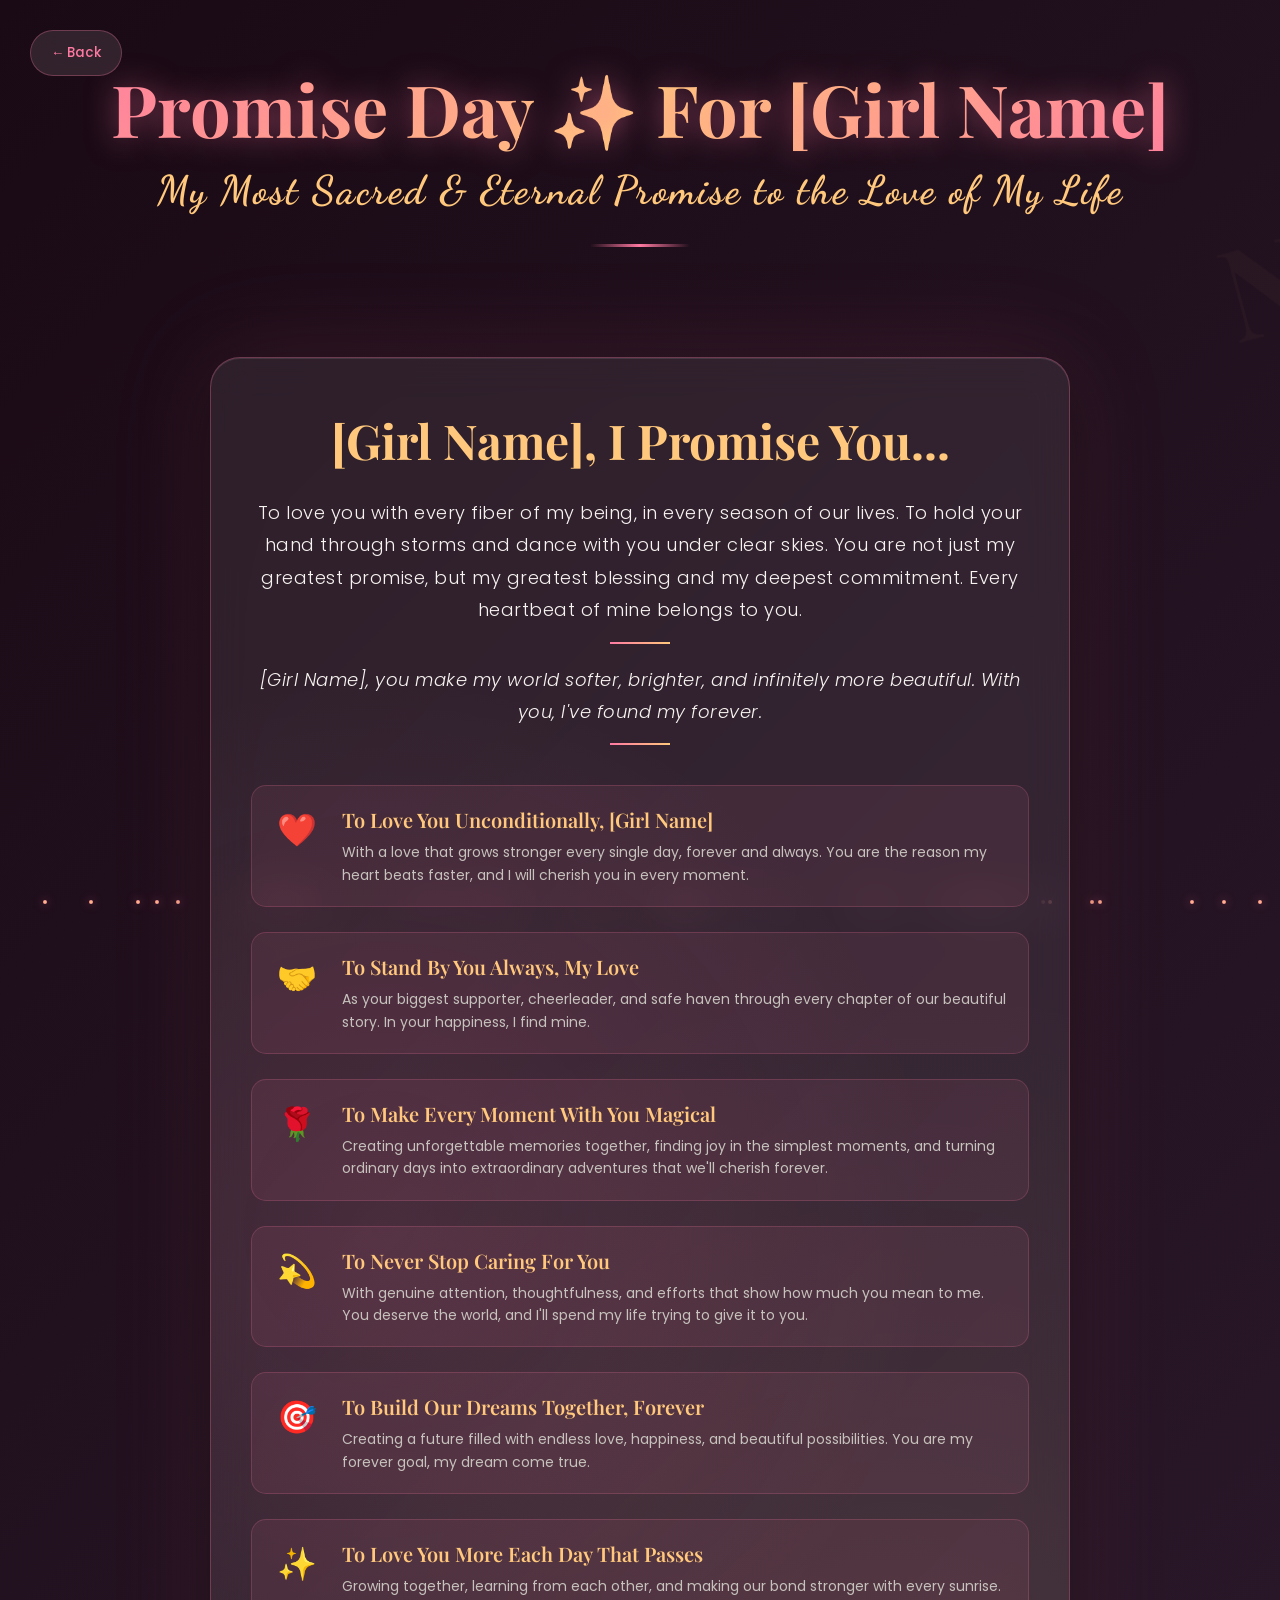
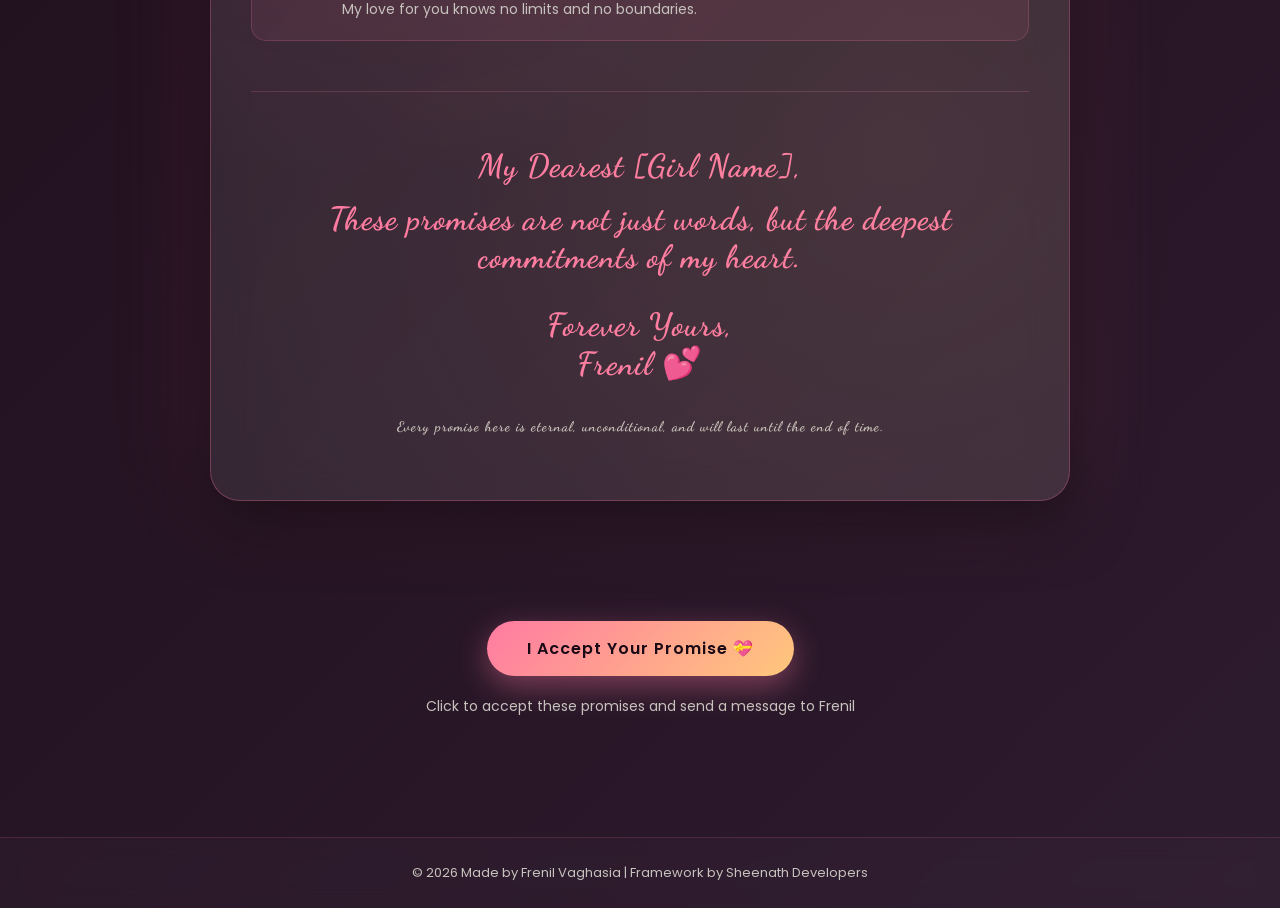
<file: promise-1.html>
<!DOCTYPE html>
<html lang="en">
<head>
  <meta charset="UTF-8" />
  <meta name="viewport" content="width=device-width, initial-scale=1" />
  <title>Promise Day - My Sacred Promise to You</title>
  <link rel="preconnect" href="https://fonts.googleapis.com" />
  <link rel="preconnect" href="https://fonts.gstatic.com" crossorigin />
  <link
    href="https://fonts.googleapis.com/css2?family=Dancing+Script:wght@500;700&family=Playfair+Display:wght@400;600;700&family=Poppins:wght@300;400;500;600&display=swap"
    rel="stylesheet"
  />
  <link rel="stylesheet" href="styles.css" />
  <style>
    /* ===== PROMISE DAY EXCLUSIVE STYLES ===== */
    /* ===== INTRO OVERLAY ANIMATION ===== */
    .intro-overlay {
      position: fixed;
      top: 0;
      left: 0;
      width: 100%;
      height: 100%;
      background: radial-gradient(circle at center, #3b1524, #1a0a15);
      z-index: 9999;
      display: flex;
      align-items: center;
      justify-content: center;
      flex-direction: column;
      animation: introFadeOut 0.8s ease-out 3.5s forwards;
      pointer-events: none;
    }

    @keyframes introFadeOut {
      from {
        opacity: 1;
        visibility: visible;
      }
      to {
        opacity: 0;
        visibility: hidden;
      }
    }

    .intro-content {
      text-align: center;
      animation: introContentAppear 0.6s ease-out 0.3s both;
    }

    @keyframes introContentAppear {
      from {
        opacity: 0;
        transform: scale(0.5);
      }
      to {
        opacity: 1;
        transform: scale(1);
      }
    }

    .intro-hearts {
      font-size: 80px;
      margin-bottom: 20px;
      animation: introHeartsBounce 1s ease-in-out 0.8s infinite;
    }

    @keyframes introHeartsBounce {
      0%, 100% {
        transform: scale(1) translateY(0);
      }
      50% {
        transform: scale(1.2) translateY(-30px);
      }
    }

    .intro-text {
      font-family: "Playfair Display", serif;
      font-size: clamp(28px, 6vw, 56px);
      font-weight: 700;
      background: linear-gradient(135deg, #ff7aa2, #ffc87c);
      -webkit-background-clip: text;
      -webkit-text-fill-color: transparent;
      background-clip: text;
      margin: 20px 0;
      animation: introTextGlow 1.5s ease-in-out 1.2s infinite;
    }

    @keyframes introTextGlow {
      0%, 100% {
        filter: drop-shadow(0 0 10px rgba(255, 122, 162, 0.5));
      }
      50% {
        filter: drop-shadow(0 0 30px rgba(255, 200, 124, 0.8));
      }
    }

    .intro-subtitle {
      font-family: "Dancing Script", cursive;
      font-size: clamp(18px, 4vw, 32px);
      color: #ffc87c;
      margin-top: 15px;
      font-weight: 700;
      letter-spacing: 1px;
      animation: introSubtitleFloat 2s ease-in-out 1.5s infinite;
    }

    @keyframes introSubtitleFloat {
      0%, 100% {
        transform: translateY(0);
        opacity: 0.9;
      }
      50% {
        transform: translateY(-15px);
        opacity: 1;
      }
    }
    
    /* ===== PROMISE DAY EXCLUSIVE STYLES ===== */
    
    body.promise-page {
      background: linear-gradient(135deg, #1a0a15 0%, #2d1b2e 25%, #1f0f2e 50%, #2a1a35 75%, #1a0a15 100%);
      background-size: 400% 400%;
      animation: promiseGradientFlow 15s ease infinite;
      position: relative;
      overflow-y: auto;
    }

    @keyframes promiseGradientFlow {
      0% {
        background-position: 0% 50%;
      }
      50% {
        background-position: 100% 50%;
      }
      100% {
        background-position: 0% 50%;
      }
    }

    /* Animated background text */
    .promise-background-text {
      position: fixed;
      top: 0;
      left: 0;
      width: 100%;
      height: 100%;
      font-family: "Playfair Display", serif;
      font-size: clamp(40px, 10vw, 180px);
      font-weight: 700;
      color: rgba(255, 200, 124, 0.03);
      display: flex;
      align-items: center;
      justify-content: center;
      text-align: center;
      z-index: 0;
      pointer-events: none;
      line-height: 1.2;
      animation: textScaleFloat 20s ease-in-out infinite;
      word-spacing: 100vw;
      white-space: nowrap;
      transform: rotateZ(-15deg);
    }

    @keyframes textScaleFloat {
      0%, 100% {
        transform: scale(0.95) rotateZ(-15deg);
        opacity: 0.02;
      }
      50% {
        transform: scale(1.05) rotateZ(-15deg);
        opacity: 0.05;
      }
    }

    /* Floating particles */
    .promise-particles {
      position: fixed;
      top: 0;
      left: 0;
      width: 100%;
      height: 100%;
      z-index: 1;
      pointer-events: none;
    }

    .promise-particle {
      position: absolute;
      width: 4px;
      height: 4px;
      background: radial-gradient(circle, #ffc87c, #ff7aa2);
      border-radius: 50%;
      box-shadow: 0 0 10px rgba(255, 122, 162, 0.6);
      animation: floatParticle linear infinite;
    }

    @keyframes floatParticle {
      0% {
        opacity: 0;
        transform: translateY(100vh) translateX(0);
      }
      10% {
        opacity: 1;
      }
      90% {
        opacity: 1;
      }
      100% {
        opacity: 0;
        transform: translateY(-100vh) translateX(100px);
      }
    }

    /* Main content container */
    .promise-page .app {
      position: relative;
      z-index: 2;
    }

    .promise-header {
      text-align: center;
      padding: 60px 20px 40px;
      position: relative;
    }

    .promise-header h1 {
      font-family: "Playfair Display", serif;
      font-size: clamp(36px, 6vw, 72px);
      font-weight: 700;
      background: linear-gradient(135deg, #ff7aa2 0%, #ffc87c 50%, #ff7aa2 100%);
      -webkit-background-clip: text;
      -webkit-text-fill-color: transparent;
      background-clip: text;
      margin-bottom: 10px;
      animation: titleGlowPulse 3s ease-in-out infinite;
      text-shadow: 0 0 30px rgba(255, 122, 162, 0.5);
    }

    @keyframes titleGlowPulse {
      0%, 100% {
        filter: drop-shadow(0 0 20px rgba(255, 122, 162, 0.4));
        transform: translateY(0);
      }
      50% {
        filter: drop-shadow(0 0 40px rgba(255, 200, 124, 0.6));
        transform: translateY(-5px);
      }
    }

    .promise-subtitle {
      font-family: "Dancing Script", cursive;
      font-size: clamp(20px, 4vw, 40px);
      color: #ffc87c;
      margin-bottom: 30px;
      animation: subtitleFloat 4s ease-in-out infinite;
      font-weight: 700;
      letter-spacing: 2px;
    }

    @keyframes subtitleFloat {
      0%, 100% {
        transform: translateY(0) rotateZ(-2deg);
        opacity: 0.8;
      }
      50% {
        transform: translateY(-10px) rotateZ(2deg);
        opacity: 1;
      }
    }

    /* Decorative line */
    .promise-divider {
      width: 100px;
      height: 3px;
      background: linear-gradient(90deg, transparent, #ff7aa2, transparent);
      margin: 20px auto 30px;
      animation: expandLine 2s ease-in-out infinite;
    }

    @keyframes expandLine {
      0%, 100% {
        width: 100px;
        opacity: 0.5;
      }
      50% {
        width: 150px;
        opacity: 1;
      }
    }

    /* Main promise content card */
    .promise-container {
      position: relative;
      z-index: 3;
      max-width: 900px;
      margin: 0 auto;
      padding: 40px 20px;
    }

    .promise-card {
      background: rgba(255, 255, 255, 0.08);
      border: 1px solid rgba(255, 122, 162, 0.3);
      border-radius: 30px;
      padding: 50px 40px;
      backdrop-filter: blur(20px);
      box-shadow: 0 20px 60px rgba(0, 0, 0, 0.5), 
                  inset 0 1px 0 rgba(255, 255, 255, 0.1),
                  0 0 100px rgba(255, 122, 162, 0.15);
      animation: cardAppear 1s ease-out, cardGlow 4s ease-in-out infinite;
      position: relative;
      overflow: hidden;
    }

    .promise-card::before {
      content: '';
      position: absolute;
      top: 0;
      left: 0;
      right: 0;
      bottom: 0;
      background: radial-gradient(circle at 20% 50%, rgba(255, 122, 162, 0.1) 0%, transparent 50%),
                  radial-gradient(circle at 80% 80%, rgba(255, 200, 124, 0.08) 0%, transparent 50%);
      pointer-events: none;
      animation: gradientShift 8s ease infinite;
    }

    @keyframes cardAppear {
      from {
        opacity: 0;
        transform: translateY(30px) scale(0.95);
      }
      to {
        opacity: 1;
        transform: translateY(0) scale(1);
      }
    }

    @keyframes cardGlow {
      0%, 100% {
        box-shadow: 0 20px 60px rgba(0, 0, 0, 0.5), 
                    inset 0 1px 0 rgba(255, 255, 255, 0.1),
                    0 0 100px rgba(255, 122, 162, 0.15);
      }
      50% {
        box-shadow: 0 20px 60px rgba(0, 0, 0, 0.5), 
                    inset 0 1px 0 rgba(255, 255, 255, 0.15),
                    0 0 150px rgba(255, 122, 162, 0.25);
      }
    }

    @keyframes gradientShift {
      0%, 100% {
        opacity: 1;
      }
      50% {
        opacity: 0.5;
      }
    }

    /* Promise statement */
    .promise-statement {
      position: relative;
      z-index: 2;
      margin-bottom: 40px;
      text-align: center;
    }

    .promise-statement h2 {
      font-family: "Playfair Display", serif;
      font-size: clamp(24px, 4vw, 48px);
      color: #ffc87c;
      margin-bottom: 25px;
      animation: headingReveal 1.2s cubic-bezier(0.34, 1.56, 0.64, 1);
    }

    @keyframes headingReveal {
      from {
        opacity: 0;
        transform: scaleY(0);
        transform-origin: center bottom;
      }
      to {
        opacity: 1;
        transform: scaleY(1);
        transform-origin: center bottom;
      }
    }

    .promise-text {
      font-family: "Poppins", sans-serif;
      font-size: clamp(16px, 2vw, 18px);
      color: #f7f3f0;
      line-height: 1.8;
      margin: 20px 0;
      animation: textFadeIn 1.5s ease-out;
      font-weight: 300;
      letter-spacing: 0.5px;
    }

    @keyframes textFadeIn {
      from {
        opacity: 0;
        transform: translateY(20px);
      }
      to {
        opacity: 1;
        transform: translateY(0);
      }
    }

    /* Animated underline for paragraphs */
    .promise-text::after {
      content: '';
      display: block;
      width: 0;
      height: 2px;
      background: linear-gradient(90deg, #ff7aa2, #ffc87c);
      margin: 15px auto 0;
      animation: lineGrow 2s cubic-bezier(0.34, 1.56, 0.64, 1) forwards;
    }

    @keyframes lineGrow {
      from {
        width: 0;
      }
      to {
        width: 60px;
      }
    }

    /* Promise checkmarks */
    .promise-items {
      display: grid;
      gap: 25px;
      margin-top: 35px;
      position: relative;
      z-index: 2;
    }

    .promise-item {
      display: flex;
      align-items: flex-start;
      gap: 20px;
      padding: 20px;
      border-radius: 15px;
      background: rgba(255, 122, 162, 0.08);
      border: 1px solid rgba(255, 122, 162, 0.2);
      animation: itemSlideIn 0.8s cubic-bezier(0.34, 1.56, 0.64, 1) backwards;
      transition: all 0.3s ease;
      cursor: pointer;
    }

    .promise-item:nth-child(1) {
      animation-delay: 0.2s;
    }
    .promise-item:nth-child(2) {
      animation-delay: 0.4s;
    }
    .promise-item:nth-child(3) {
      animation-delay: 0.6s;
    }
    .promise-item:nth-child(4) {
      animation-delay: 0.8s;
    }
    .promise-item:nth-child(5) {
      animation-delay: 1s;
    }
    .promise-item:nth-child(6) {
      animation-delay: 1.2s;
    }

    .promise-item:hover {
      background: rgba(255, 122, 162, 0.15);
      border-color: rgba(255, 122, 162, 0.4);
      transform: translateX(10px);
      box-shadow: 0 10px 30px rgba(255, 122, 162, 0.2);
    }

    @keyframes itemSlideIn {
      from {
        opacity: 0;
        transform: translateX(-30px);
      }
      to {
        opacity: 1;
        transform: translateX(0);
      }
    }

    .promise-icon {
      font-size: 32px;
      min-width: 50px;
      display: flex;
      align-items: center;
      justify-content: center;
      animation: iconBounce 2s ease-in-out infinite;
    }

    .promise-item:nth-child(1) .promise-icon {
      animation-delay: 0s;
    }
    .promise-item:nth-child(2) .promise-icon {
      animation-delay: 0.2s;
    }
    .promise-item:nth-child(3) .promise-icon {
      animation-delay: 0.4s;
    }
    .promise-item:nth-child(4) .promise-icon {
      animation-delay: 0.6s;
    }
    .promise-item:nth-child(5) .promise-icon {
      animation-delay: 0.8s;
    }
    .promise-item:nth-child(6) .promise-icon {
      animation-delay: 1s;
    }

    @keyframes iconBounce {
      0%, 100% {
        transform: translateY(0) scale(1);
      }
      50% {
        transform: translateY(-10px) scale(1.15);
      }
    }

    .promise-item-content h3 {
      font-family: "Playfair Display", serif;
      font-size: clamp(16px, 2vw, 20px);
      color: #ffc87c;
      margin-bottom: 8px;
      font-weight: 600;
    }

    .promise-item-content p {
      font-size: 14px;
      color: #c7c2bd;
      line-height: 1.6;
    }

    /* Closing message */
    .promise-closing {
      text-align: center;
      margin-top: 50px;
      padding-top: 40px;
      border-top: 1px solid rgba(255, 122, 162, 0.2);
      animation: closingFadeIn 2s ease-out;
    }

    @keyframes closingFadeIn {
      from {
        opacity: 0;
      }
      to {
        opacity: 1;
      }
    }

    .promise-closing p {
      font-family: "Dancing Script", cursive;
      font-size: clamp(18px, 3vw, 32px);
      color: #ff7aa2;
      font-weight: 700;
      margin: 15px 0;
      letter-spacing: 1px;
    }

    .promise-signature {
      font-family: "Dancing Script", cursive;
      font-size: clamp(22px, 4vw, 40px);
      color: #ffc87c;
      margin-top: 20px;
      font-weight: 700;
      animation: signatureWave 3s ease-in-out infinite;
      display: inline-block;
    }

    @keyframes signatureWave {
      0%, 100% {
        transform: translateY(0) rotateZ(-2deg);
      }
      50% {
        transform: translateY(-8px) rotateZ(2deg);
      }
    }

    /* Hearts floating */
    .floating-heart {
      position: fixed;
      font-size: 30px;
      pointer-events: none;
      z-index: 1;
      animation: heartFloat 6s ease-in-out forwards;
    }

    @keyframes heartFloat {
      0% {
        opacity: 1;
        transform: translateY(0) translateX(0) scale(1);
      }
      100% {
        opacity: 0;
        transform: translateY(-150vh) translateX(var(--tx, 0)) scale(0);
      }
    }

    /* Sparkles effect */
    .sparkle {
      position: fixed;
      pointer-events: none;
      z-index: 1;
      animation: sparkleAnimation 1.5s ease-out forwards;
    }

    @keyframes sparkleAnimation {
      0% {
        opacity: 1;
        transform: scale(1) translateY(0);
      }
      100% {
        opacity: 0;
        transform: scale(0) translateY(-50px);
      }
    }

    /* Call to action button */
    .promise-cta {
      display: flex;
      gap: 20px;
      justify-content: center;
      margin-top: 40px;
      flex-wrap: wrap;
    }

    .promise-btn {
      padding: 15px 40px;
      font-size: 16px;
      font-family: "Poppins", sans-serif;
      font-weight: 600;
      border: none;
      border-radius: 50px;
      cursor: pointer;
      transition: all 0.3s ease;
      animation: buttonAppear 1.5s cubic-bezier(0.34, 1.56, 0.64, 1);
      letter-spacing: 1px;
      position: relative;
      overflow: hidden;
    }

    @keyframes buttonAppear {
      from {
        opacity: 0;
        transform: scale(0.8);
      }
      to {
        opacity: 1;
        transform: scale(1);
      }
    }

    .promise-btn-primary {
      background: linear-gradient(135deg, #ff7aa2, #ffc87c);
      color: #1a0a15;
      box-shadow: 0 10px 30px rgba(255, 122, 162, 0.4);
    }

    .promise-btn-primary:hover {
      transform: translateY(-3px);
      box-shadow: 0 15px 40px rgba(255, 122, 162, 0.6);
    }

    .promise-btn-secondary {
      background: rgba(255, 122, 162, 0.15);
      color: #ff7aa2;
      border: 2px solid #ff7aa2;
    }

    .promise-btn-secondary:hover {
      background: rgba(255, 122, 162, 0.25);
      transform: translateY(-3px);
      box-shadow: 0 10px 30px rgba(255, 122, 162, 0.3);
    }

    /* Responsive design */
    @media (max-width: 768px) {
      .promise-card {
        padding: 30px 20px;
      }

      .promise-header {
        padding: 40px 20px 30px;
      }

      .promise-items {
        gap: 15px;
      }

      .promise-item {
        padding: 15px;
      }
    }

    /* Footer styling */
    .promise-footer {
      margin-top: 60px;
      text-align: center;
      padding: 25px 20px;
      color: #c7c2bd;
      font-size: 13px;
      position: relative;
      z-index: 2;
      border-top: 1px solid rgba(255, 122, 162, 0.15);
      background: rgba(255, 255, 255, 0.02);
      backdrop-filter: blur(10px);
    }

    .promise-footer a {
      color: #ffc87c;
      text-decoration: none;
      transition: all 0.3s ease;
    }

    .promise-footer a:hover {
      color: #ff7aa2;
      text-decoration: underline;
    }

    /* Back button */
    .promise-back-btn {
      position: fixed;
      top: 30px;
      left: 30px;
      z-index: 10;
      padding: 12px 20px;
      background: rgba(255, 255, 255, 0.1);
      border: 1px solid rgba(255, 122, 162, 0.3);
      color: #ff7aa2;
      border-radius: 999px;
      cursor: pointer;
      font-family: "Poppins", sans-serif;
      font-weight: 500;
      transition: all 0.3s ease;
      backdrop-filter: blur(10px);
    }

    .promise-back-btn:hover {
      background: rgba(255, 122, 162, 0.2);
      border-color: #ff7aa2;
      transform: translateX(-5px);
    }

    @media (max-width: 480px) {
      .promise-back-btn {
        top: 15px;
        left: 15px;
        padding: 10px 15px;
        font-size: 12px;
      }
    }
  </style>
</head>
<body class="promise-page">
  <!-- Intro Surprise Overlay -->
  <div class="intro-overlay" id="introOverlay">
    <div class="intro-content">
      <div class="intro-hearts">💕✨💕</div>
      <div class="intro-text">Promise Day</div>
      <div class="intro-subtitle">A Special Surprise For You</div>
    </div>
  </div>

  <!-- Animated background text -->
  <div class="promise-background-text">[Girl Name]</div>

  <!-- Floating particles -->
  <div class="promise-particles" id="promiseParticles"></div>

  <!-- Back button -->
  <button class="promise-back-btn" onclick="goBack()">← Back</button>

  <div class="app">
    <!-- Header -->
    <div class="promise-header">
      <h1>Promise Day ✨ For [Girl Name]</h1>
      <p class="promise-subtitle">My Most Sacred & Eternal Promise to the Love of My Life</p>
      <div class="promise-divider"></div>
    </div>

    <!-- Main content -->
    <div class="promise-container">
      <div class="promise-card">
        <!-- Promise Statement -->
        <div class="promise-statement">
          <h2>[Girl Name], I Promise You...</h2>
          <p class="promise-text">
            To love you with every fiber of my being, in every season of our lives. To hold
            your hand through storms and dance with you under clear skies. You are not just my greatest
            promise, but my greatest blessing and my deepest commitment. Every heartbeat of mine belongs to you.
          </p>
          <p class="promise-text" style="margin-top: 20px; font-style: italic;">
            [Girl Name], you make my world softer, brighter, and infinitely more beautiful. With you, I've found my forever.
          </p>
        </div>

        <!-- Promise Items -->
        <div class="promise-items">
          <div class="promise-item">
            <div class="promise-icon">❤️</div>
            <div class="promise-item-content">
              <h3>To Love You Unconditionally, [Girl Name]</h3>
              <p>
                With a love that grows stronger every single day, forever and always. 
                You are the reason my heart beats faster, and I will cherish you in every moment.
              </p>
            </div>
          </div>

          <div class="promise-item">
            <div class="promise-icon">🤝</div>
            <div class="promise-item-content">
              <h3>To Stand By You Always, My Love</h3>
              <p>
                As your biggest supporter, cheerleader, and safe haven through every chapter of
                our beautiful story. In your happiness, I find mine.
              </p>
            </div>
          </div>

          <div class="promise-item">
            <div class="promise-icon">🌹</div>
            <div class="promise-item-content">
              <h3>To Make Every Moment With You Magical</h3>
              <p>
                Creating unforgettable memories together, finding joy in the simplest moments, and
                turning ordinary days into extraordinary adventures that we'll cherish forever.
              </p>
            </div>
          </div>

          <div class="promise-item">
            <div class="promise-icon">💫</div>
            <div class="promise-item-content">
              <h3>To Never Stop Caring For You</h3>
              <p>
                With genuine attention, thoughtfulness, and efforts that show how much you
                mean to me. You deserve the world, and I'll spend my life trying to give it to you.
              </p>
            </div>
          </div>

          <div class="promise-item">
            <div class="promise-icon">🎯</div>
            <div class="promise-item-content">
              <h3>To Build Our Dreams Together, Forever</h3>
              <p>
                Creating a future filled with endless love, happiness, and beautiful possibilities.
                You are my forever goal, my dream come true.
              </p>
            </div>
          </div>

          <div class="promise-item">
            <div class="promise-icon">✨</div>
            <div class="promise-item-content">
              <h3>To Love You More Each Day That Passes</h3>
              <p>
                Growing together, learning from each other, and making our bond stronger with
                every sunrise. My love for you knows no limits and no boundaries.
              </p>
            </div>
          </div>
        </div>

        <!-- Closing Message -->
        <div class="promise-closing">
          <p>My Dearest [Girl Name],</p>
          <p>These promises are not just words, but the deepest commitments of my heart.</p>
          <p class="promise-signature">Forever Yours,<br>Frenil 💕</p>
          <p style="font-size: 14px; color: #c7c2bd; margin-top: 20px;">
            Every promise here is eternal, unconditional, and will last until the end of time.
          </p>
        </div>
      </div>
    </div>

    <!-- Call to Action -->
    <div style="text-align: center; margin: 40px 20px 60px; position: relative; z-index: 2;">
      <div class="promise-cta">
        <button class="promise-btn promise-btn-primary" id="acceptPromiseBtn">
          I Accept Your Promise 💝
        </button>
      </div>
      <p id="instructionText" style="margin-top: 20px; color: #c7c2bd; font-size: 14px; position: relative; z-index: 2;">
        Click to accept these promises and send a message to Frenil
      </p>
    </div>

    <!-- Footer -->
    <footer class="promise-footer">
      <span>© 2026 Made by Frenil Vaghasia | Framework by Sheenath Developers</span>
    </footer>
  </div>

  <script>
    // ===== PROMISE DAY FUNCTIONALITY =====

    // Initialize particles
    function initializeParticles() {
      const container = document.getElementById("promiseParticles");
      const particleCount = 50;

      for (let i = 0; i < particleCount; i++) {
        const particle = document.createElement("div");
        particle.classList.add("promise-particle");
        
        const startLeft = Math.random() * 100;
        const duration = Math.random() * 10 + 8;
        const delay = Math.random() * 5;
        
        particle.style.left = startLeft + "%";
        particle.style.top = "100vh";
        particle.style.animationDuration = duration + "s";
        particle.style.animationDelay = "-" + delay + "s";
        
        container.appendChild(particle);
      }
    }

    // Create floating hearts on click and scroll
    function createFloatingHeart(x, y) {
      const heart = document.createElement("div");
      heart.classList.add("floating-heart");
      heart.textContent = "💗";
      heart.style.left = x + "px";
      heart.style.top = y + "px";
      heart.style.setProperty("--tx", (Math.random() - 0.5) * 200 + "px");
      
      document.body.appendChild(heart);
      
      setTimeout(() => heart.remove(), 6000);
    }

    // Create sparkles
    function createSparkle(x, y) {
      const sparkle = document.createElement("div");
      sparkle.classList.add("sparkle");
      sparkle.textContent = "✨";
      sparkle.style.left = x + "px";
      sparkle.style.top = y + "px";
      sparkle.style.fontSize = Math.random() * 10 + 8 + "px";
      
      document.body.appendChild(sparkle);
      
      setTimeout(() => sparkle.remove(), 1500);
    }

    // Mouse move event for interactive effects
    document.addEventListener("mousemove", (e) => {
      if (Math.random() < 0.1) {
        createSparkle(e.clientX, e.clientY);
      }
    });

    // Click event for floating hearts
    document.addEventListener("click", (e) => {
      createFloatingHeart(e.clientX, e.clientY);
      createSparkle(e.clientX, e.clientY);
    });

    // Configuration
    const FRENIL_WHATSAPP_NUMBER = "+916352335304"; // Number to receive acceptance
    const GIRLFRIEND_NAME = "[Girl Name]";
    const BOYFRIEND_NAME = "Frenil";

    // Accept promise function (for [Girl Name])
    function acceptPromise() {
      const btn = document.getElementById("acceptPromiseBtn");
      const instructionText = document.getElementById("instructionText");
      
      // Create multiple hearts
      for (let i = 0; i < 15; i++) {
        setTimeout(() => {
          createFloatingHeart(
            window.innerWidth / 2 + (Math.random() - 0.5) * 300,
            window.innerHeight / 2 + (Math.random() - 0.5) * 200
          );
        }, i * 80);
      }
      
      // Prepare acceptance message from [Girl Name] to Frenil
      const message = `${BOYFRIEND_NAME}! 💕\n\nI have accepted ALL your beautiful promises with all my heart! ❤️\n\nI promise to:\n✨ Love you unconditionally\n🤝 Stand by your side always\n🌹 Make every moment magical\n💫 Never stop caring\n🎯 Build our dreams together\n✨ Love you more each day\n\nThese promises are eternal. I am forever yours!\n\nAll my love,\n${GIRLFRIEND_NAME} 💕`;
      const encodedMessage = encodeURIComponent(message);
      const whatsappUrl = `https://api.whatsapp.com/send?phone=${FRENIL_WHATSAPP_NUMBER.replace('+', '')}&text=${encodedMessage}`;
      
      // Change button state
      btn.textContent = "✨ Promise Accepted & Sent! ✨";
      btn.style.opacity = "0.6";
      btn.style.pointerEvents = "none";
      
      // Update instruction
      instructionText.textContent = "💕 Your acceptance message is being sent to Frenil via WhatsApp!";
      instructionText.style.color = "#ffc87c";
      
      // Open WhatsApp to send message to Frenil
      setTimeout(() => {
        window.open(whatsappUrl, "_blank");
      }, 800);
    }

    // Go back function
    function goBack() {
      window.location.href = "index.html";
    }

    // Animate promise items on scroll
    function observeItems() {
      const items = document.querySelectorAll(".promise-item");
      const observer = new IntersectionObserver(
        (entries) => {
          entries.forEach((entry) => {
            if (entry.isIntersecting) {
              entry.target.style.animation = "itemSlideIn 0.8s cubic-bezier(0.34, 1.56, 0.64, 1) forwards";
            }
          });
        },
        { threshold: 0.1 }
      );

      items.forEach((item) => observer.observe(item));
    }

    // Initialize
    document.addEventListener("DOMContentLoaded", () => {
      // Hide intro overlay after animation completes
      setTimeout(() => {
        const introOverlay = document.getElementById("introOverlay");
        if (introOverlay) {
          introOverlay.style.display = "none";
        }
      }, 4500);
      
      initializeParticles();
      observeItems();
      
      // Add some initial hearts after intro
      setTimeout(() => {
        createFloatingHeart(
          Math.random() * window.innerWidth,
          Math.random() * window.innerHeight * 0.5
        );
      }, 5000);
      
      // Attach accept button handler
      const acceptBtn = document.getElementById("acceptPromiseBtn");
      if (acceptBtn) {
        acceptBtn.addEventListener("click", acceptPromise);
      }
    });

    // Keyboard events
    document.addEventListener("keydown", (e) => {
      if (e.key === "Escape") {
        goBack();
      }
    });
  </script>
</body>
</html>
</file>
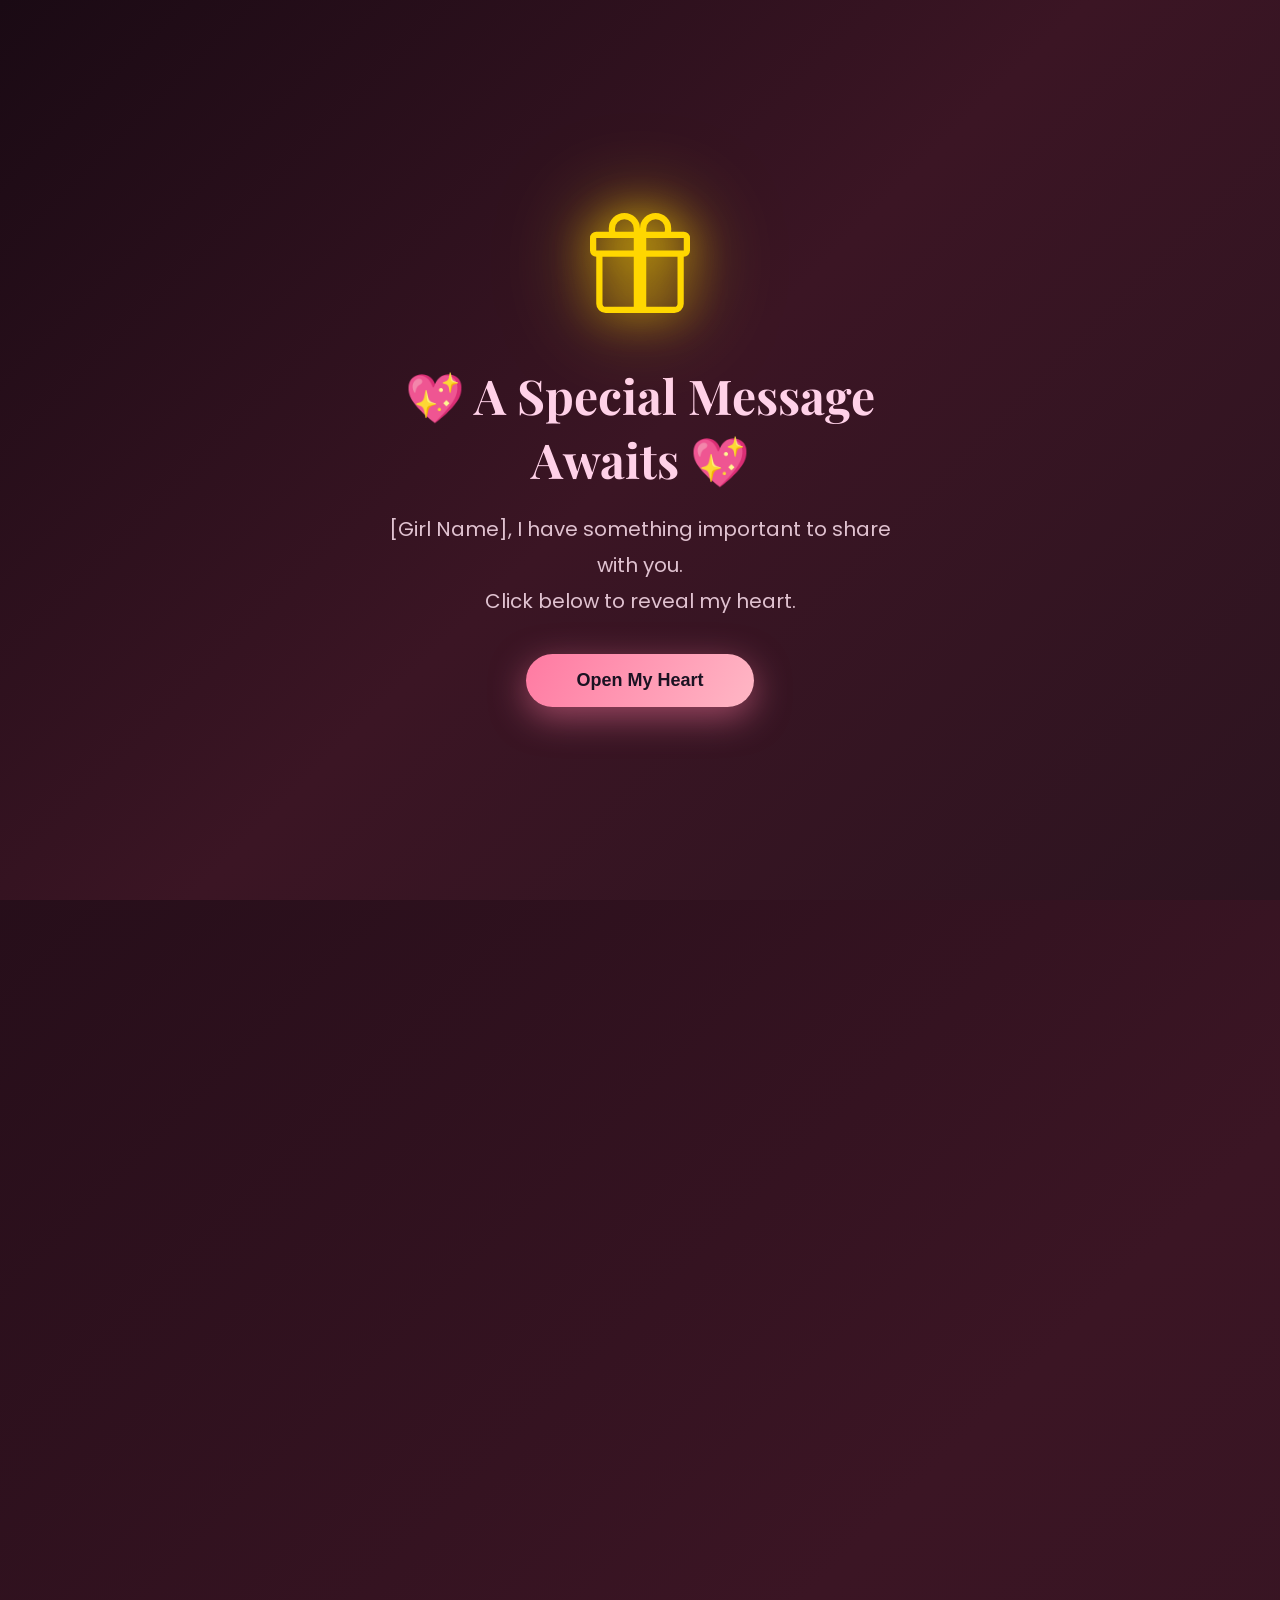
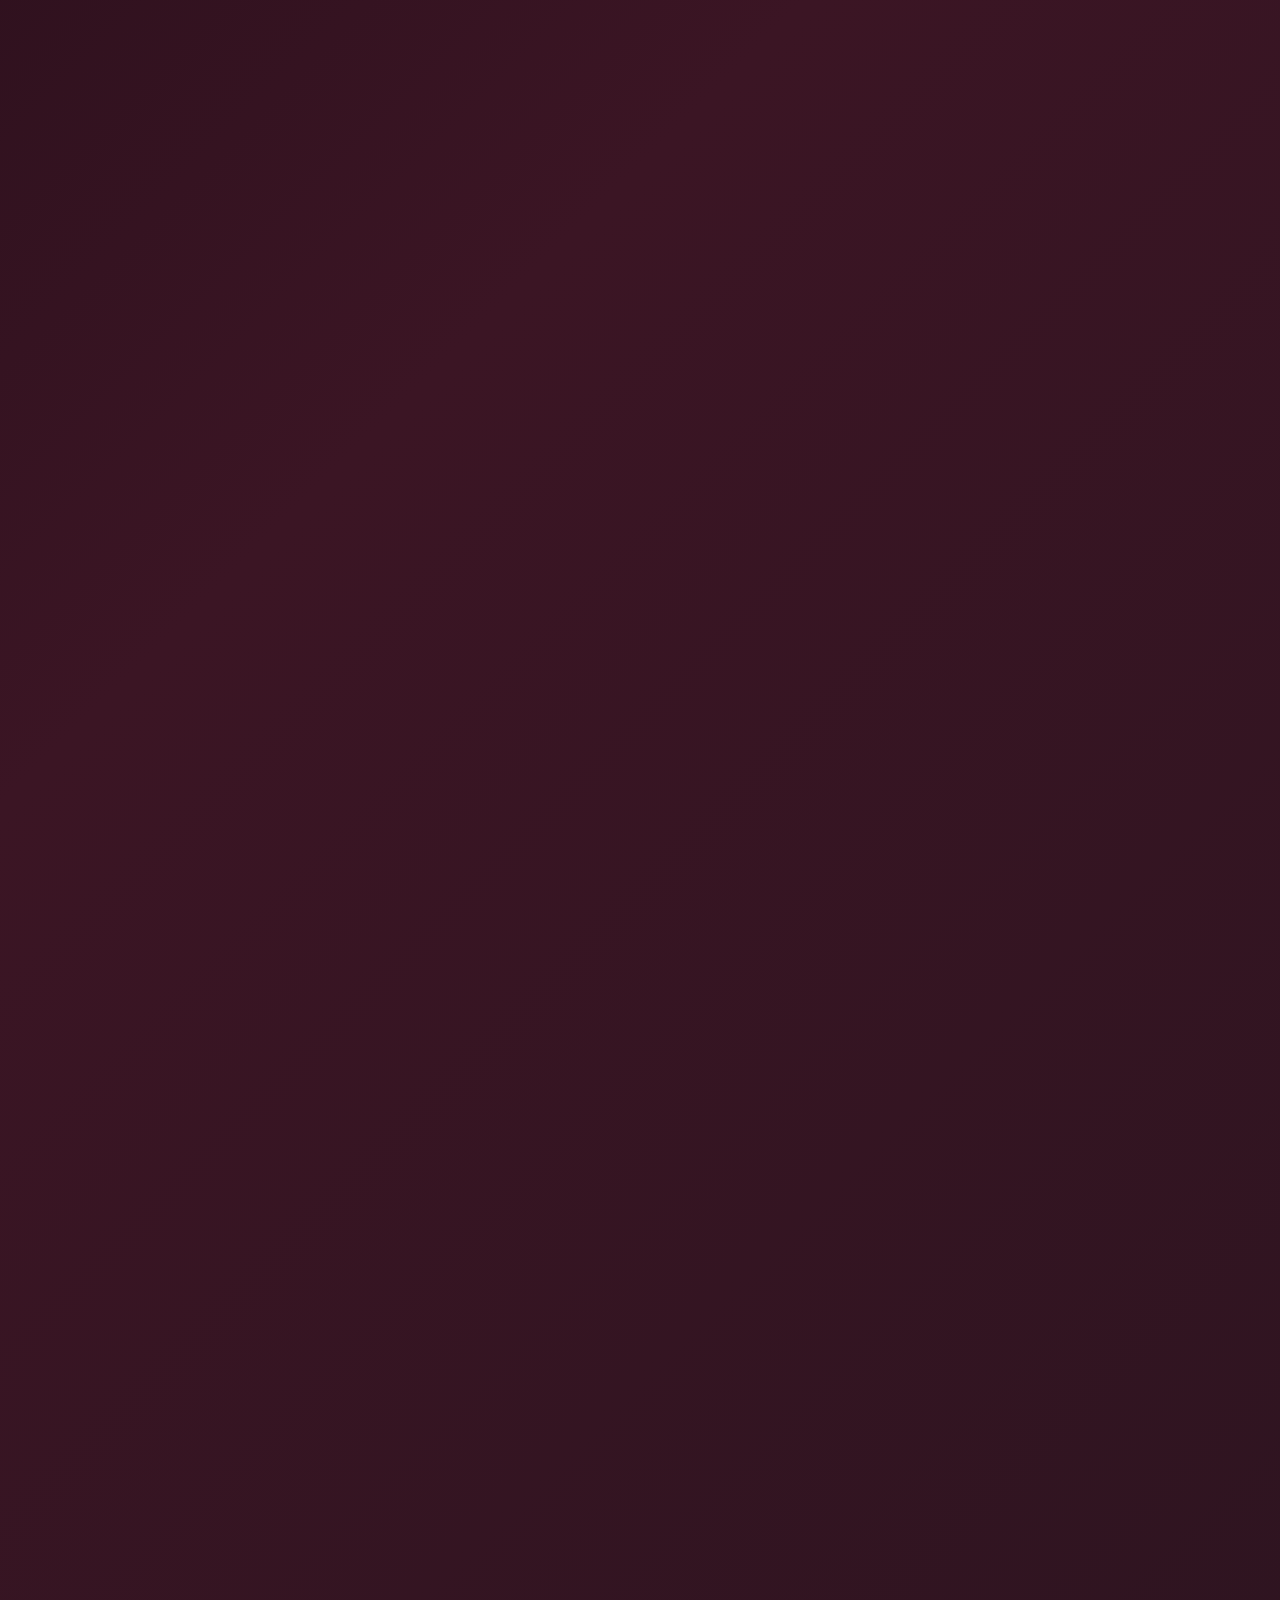
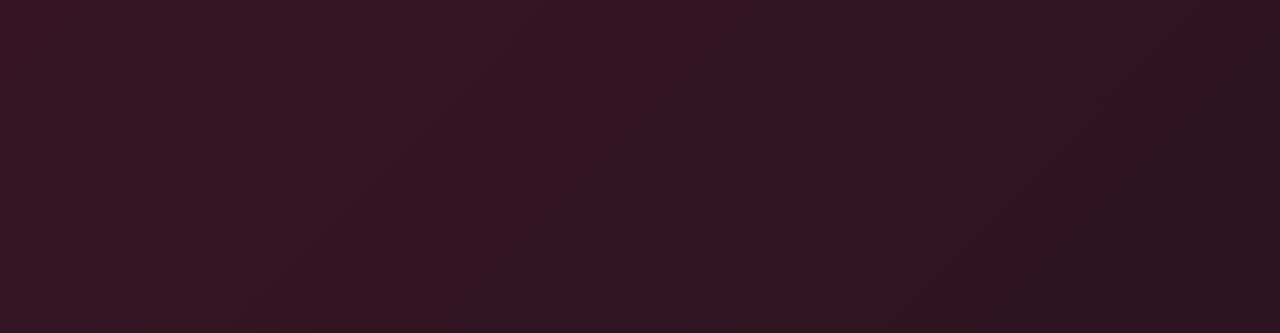
<file: propose-1.html>
<!DOCTYPE html>
<html lang="en">
<head>
  <meta charset="UTF-8" />
  <meta name="viewport" content="width=device-width, initial-scale=1" />
  <title>Propose Day • [Girl Name]</title>
  <link rel="preconnect" href="https://fonts.googleapis.com" />
  <link rel="preconnect" href="https://fonts.gstatic.com" crossorigin />
  <link href="https://fonts.googleapis.com/css2?family=Dancing+Script:wght@500;700&family=Playfair+Display:wght@400;600;700&family=Poppins:wght@300;400;500;600&display=swap" rel="stylesheet" />
  <style>
    * {
      margin: 0;
      padding: 0;
      box-sizing: border-box;
    }

    body {
      font-family: "Poppins", sans-serif;
      background: linear-gradient(135deg, #1a0a14 0%, #3b1524 50%, #2d1420 100%);
      color: #f7f3f0;
      overflow-x: hidden;
      position: relative;
      min-height: 100vh;
    }

    /* Animated Background */
    .animated-bg {
      position: fixed;
      top: 0;
      left: 0;
      width: 100%;
      height: 100%;
      z-index: 0;
      pointer-events: none;
      overflow: hidden;
    }

    .glow-orb {
      position: absolute;
      border-radius: 50%;
      background: radial-gradient(circle, rgba(255, 183, 197, 0.5), rgba(255, 122, 162, 0.2) 50%, transparent 70%);
      filter: blur(45px);
      animation: float 10s ease-in-out infinite;
    }

    .orb1 {
      width: 350px;
      height: 350px;
      top: 10%;
      left: -10%;
      animation-delay: 0s;
    }

    .orb2 {
      width: 300px;
      height: 300px;
      bottom: 15%;
      right: -5%;
      animation-delay: 2.5s;
    }

    .orb3 {
      width: 250px;
      height: 250px;
      top: 50%;
      right: 15%;
      animation-delay: 5s;
    }

    .orb4 {
      width: 280px;
      height: 280px;
      top: 30%;
      left: 50%;
      animation-delay: 7s;
    }

    .orb5 {
      width: 200px;
      height: 200px;
      bottom: 40%;
      left: 20%;
      animation-delay: 4s;
    }

    @keyframes float {
      0%, 100% {
        transform: translate(0, 0) scale(1) rotate(0deg);
        opacity: 0.8;
      }
      25% {
        transform: translate(40px, -35px) scale(1.15) rotate(90deg);
        opacity: 1;
      }
      50% {
        transform: translate(-30px, 25px) scale(0.85) rotate(180deg);
        opacity: 0.7;
      }
      75% {
        transform: translate(25px, 30px) scale(1.1) rotate(270deg);
        opacity: 0.9;
      }
    }

    .heart {
      position: absolute;
      width: 20px;
      height: 20px;
      background: linear-gradient(135deg, #ff7aa2, #ffd1e8);
      transform: rotate(45deg);
      animation: heartFloat 8s ease-in-out infinite;
      opacity: 0.6;
    }

    .heart::before,
    .heart::after {
      content: "";
      position: absolute;
      width: 20px;
      height: 20px;
      background: inherit;
      border-radius: 50%;
    }

    .heart::before {
      top: -10px;
      left: 0;
    }

    .heart::after {
      top: 0;
      left: -10px;
    }

    .heart1 {
      top: 20%;
      left: 15%;
      animation-delay: 0s;
    }

    .heart2 {
      bottom: 30%;
      right: 20%;
      animation-delay: 4s;
    }

    .heart3 {
      top: 60%;
      left: 40%;
      animation-delay: 2s;
    }

    .heart4 {
      bottom: 50%;
      right: 40%;
      animation-delay: 6s;
    }

    @keyframes heartFloat {
      0%, 100% {
        transform: translateY(0) rotate(45deg) scale(1);
        opacity: 0.6;
      }
      33% {
        transform: translateY(-35px) rotate(55deg) scale(1.2);
        opacity: 1;
      }
      66% {
        transform: translateY(-15px) rotate(40deg) scale(0.9);
        opacity: 0.7;
      }
    }

    /* Header */
    .header {
      position: relative;
      z-index: 10;
      display: flex;
      justify-content: space-between;
      align-items: center;
      padding: 24px clamp(20px, 5vw, 60px);
    }

    .logo {
      font-family: "Playfair Display", serif;
      font-size: clamp(20px, 3vw, 28px);
      letter-spacing: 1px;
    }

    .date-pill {
      padding: 10px 20px;
      border-radius: 50px;
      background: rgba(255, 255, 255, 0.1);
      font-size: 14px;
      backdrop-filter: blur(10px);
    }

    /* Main Container */
    .container {
      position: relative;
      z-index: 1;
      max-width: 800px;
      margin: 0 auto;
      padding: 20px clamp(20px, 5vw, 40px) 80px;
      display: flex;
      flex-direction: column;
      align-items: center;
      gap: 40px;
    }

    /* Hero Section */
    .hero {
      text-align: center;
      width: 100%;
    }

    .ring-wrapper {
      display: flex;
      justify-content: center;
      margin-bottom: 30px;
      position: relative;
      height: 100px;
    }

    .ring {
      width: 70px;
      height: 70px;
      border: 5px solid #ffd700;
      border-radius: 50%;
      position: relative;
      box-shadow: 0 0 30px rgba(255, 215, 0, 0.6);
      animation: ringGlow 3s ease-in-out infinite;
    }

    .ring::before {
      content: "";
      position: absolute;
      top: -15px;
      right: -10px;
      width: 25px;
      height: 25px;
      background: #ffd700;
      border-radius: 50%;
      box-shadow: 0 0 20px rgba(255, 215, 0, 0.8);
    }

    @keyframes ringGlow {
      0%, 100% {
        box-shadow: 0 0 30px rgba(255, 215, 0, 0.6);
        transform: rotate(0deg);
      }
      50% {
        box-shadow: 0 0 50px rgba(255, 215, 0, 0.9);
        transform: rotate(180deg);
      }
    }

    .sparkle {
      position: absolute;
      width: 10px;
      height: 10px;
      background: white;
      border-radius: 50%;
      top: 20%;
      right: 35%;
      animation: sparkle 2s ease-in-out infinite;
    }

    @keyframes sparkle {
      0%, 100% {
        opacity: 0;
        transform: scale(0.5);
      }
      50% {
        opacity: 1;
        transform: scale(1.5);
      }
    }

    .hero-kicker {
      font-family: "Dancing Script", cursive;
      font-size: clamp(20px, 3.5vw, 30px);
      color: #ffd1e8;
      margin-bottom: 15px;
    }

    .hero h1 {
      font-family: "Playfair Display", serif;
      font-size: clamp(36px, 6vw, 60px);
      margin-bottom: 20px;
      letter-spacing: 2px;
    }

    .hero-subtitle {
      font-size: clamp(16px, 2.5vw, 20px);
      color: #e0c2d0;
      line-height: 1.8;
    }

    /* Music Bar */
    .music-bar {
      width: 100%;
      background: rgba(255, 255, 255, 0.1);
      backdrop-filter: blur(15px);
      border-radius: 20px;
      padding: 25px 30px;
      display: flex;
      justify-content: space-between;
      align-items: center;
      gap: 20px;
      flex-wrap: wrap;
      box-shadow: 0 10px 40px rgba(0, 0, 0, 0.3);
    }

    .music-bar h2 {
      font-family: "Playfair Display", serif;
      font-size: clamp(22px, 3vw, 28px);
      margin-bottom: 5px;
    }

    .music-bar p {
      font-size: 14px;
      color: #f0c6d7;
    }

    .play-btn {
      background: linear-gradient(120deg, #ff7aa2, #ffb7c5);
      color: #1b1222;
      border: none;
      padding: 12px 28px;
      border-radius: 50px;
      font-size: 16px;
      font-weight: 500;
      cursor: pointer;
      box-shadow: 0 8px 25px rgba(255, 122, 162, 0.4);
      transition: transform 0.2s, box-shadow 0.2s;
    }

    .play-btn:hover {
      transform: translateY(-2px);
      box-shadow: 0 12px 35px rgba(255, 122, 162, 0.5);
    }

    /* Love Letter */
    .love-letter {
      width: 100%;
      background: rgba(20, 15, 25, 0.8);
      backdrop-filter: blur(10px);
      border-radius: 30px;
      padding: clamp(30px, 5vw, 50px);
      box-shadow: 0 20px 60px rgba(0, 0, 0, 0.4);
      min-height: 200vh;
    }

    .love-letter h2 {
      font-family: "Playfair Display", serif;
      font-size: clamp(26px, 4vw, 38px);
      text-align: center;
      margin-bottom: 30px;
    }

    .text-line {
      font-size: clamp(16px, 2.5vw, 20px);
      line-height: 2;
      text-align: center;
      margin: 15px 0;
      opacity: 0.1;
      transform: translateY(30px);
      filter: blur(5px);
      transition: all 0.8s cubic-bezier(0.4, 0, 0.2, 1);
    }

    .text-line.focused {
      opacity: 1;
      transform: translateY(0);
      filter: blur(0);
    }

    .text-line.passed {
      opacity: 0.05;
      transform: translateY(-15px);
      filter: blur(6px);
    }

    /* Answer Box */
    .answer-box {
      margin-top: 50px;
      padding: 30px;
      background: rgba(255, 255, 255, 0.12);
      border: 1px solid rgba(255, 183, 197, 0.3);
      border-radius: 25px;
      box-shadow: 0 15px 50px rgba(0, 0, 0, 0.3);
    }

    .answer-box label {
      display: block;
      font-size: 16px;
      color: #ffd1e8;
      margin-bottom: 12px;
      font-weight: 500;
    }

    .answer-box textarea {
      width: 100%;
      background: rgba(10, 8, 15, 0.7);
      border: 1px solid rgba(255, 255, 255, 0.2);
      border-radius: 15px;
      padding: 15px;
      color: #fff;
      font-family: "Poppins", sans-serif;
      font-size: 15px;
      resize: vertical;
      min-height: 100px;
      margin-bottom: 15px;
    }

    .answer-box textarea:focus {
      outline: none;
      border-color: rgba(255, 183, 197, 0.6);
      box-shadow: 0 0 20px rgba(255, 183, 197, 0.3);
    }

    .send-btn {
      background: rgba(255, 255, 255, 0.15);
      backdrop-filter: blur(10px);
      color: #fff;
      border: 1px solid rgba(255, 255, 255, 0.2);
      padding: 12px 28px;
      border-radius: 50px;
      font-size: 15px;
      cursor: pointer;
      transition: all 0.3s;
      width: 100%;
    }

    .send-btn:hover {
      background: rgba(255, 255, 255, 0.25);
      transform: translateY(-2px);
    }

    .status-text {
      margin-top: 10px;
      font-size: 13px;
      color: rgba(255, 255, 255, 0.7);
      text-align: center;
    }

    /* Footer */
    .footer {
      position: relative;
      z-index: 10;
      text-align: center;
      padding: 30px 20px 20px;
      font-size: 13px;
      color: rgba(255, 255, 255, 0.6);
    }

    .footer-music-control {
      margin-bottom: 20px;
      display: flex;
      justify-content: center;
      align-items: center;
      gap: 15px;
    }

    .footer-music-btn {
      background: rgba(255, 255, 255, 0.12);
      backdrop-filter: blur(10px);
      color: #ffd1e8;
      border: 1px solid rgba(255, 183, 197, 0.3);
      padding: 10px 24px;
      border-radius: 50px;
      font-size: 14px;
      cursor: pointer;
      transition: all 0.3s;
      display: flex;
      align-items: center;
      gap: 8px;
    }

    .footer-music-btn:hover {
      background: rgba(255, 255, 255, 0.2);
      transform: translateY(-2px);
      box-shadow: 0 8px 20px rgba(255, 122, 162, 0.3);
    }

    .music-icon {
      width: 16px;
      height: 16px;
      display: inline-block;
    }

    /* Full Page Overlay */
    .page-overlay {
      position: fixed;
      top: 0;
      left: 0;
      width: 100%;
      height: 100%;
      background: linear-gradient(135deg, #1a0a14 0%, #3b1524 50%, #2d1420 100%);
      z-index: 9999;
      display: flex;
      flex-direction: column;
      justify-content: center;
      align-items: center;
      gap: 30px;
      opacity: 1;
      transition: opacity 0.5s ease;
    }

    .page-overlay.hidden {
      opacity: 0;
      pointer-events: none;
    }

    .overlay-content {
      text-align: center;
      padding: 40px;
      max-width: 600px;
    }

    .overlay-gift {
      width: 140px;
      height: 140px;
      margin: 0 auto 30px;
      position: relative;
      animation: giftPulse 2.5s ease-in-out infinite;
      display: flex;
      justify-content: center;
      align-items: center;
    }

    .gift-svg {
      width: 100px;
      height: 100px;
      color: #ffd700;
      filter: drop-shadow(0 0 20px rgba(255, 215, 0, 0.9)) drop-shadow(0 0 40px rgba(255, 215, 0, 0.6));
      animation: svgGlow 2s ease-in-out infinite;
    }

    @keyframes giftPulse {
      0%, 100% {
        transform: scale(1) translateY(0);
      }
      50% {
        transform: scale(1.1) translateY(-10px);
      }
    }

    @keyframes svgGlow {
      0%, 100% {
        filter: drop-shadow(0 0 20px rgba(255, 215, 0, 0.9)) drop-shadow(0 0 40px rgba(255, 215, 0, 0.6));
      }
      50% {
        filter: drop-shadow(0 0 40px rgba(255, 215, 0, 1.2)) drop-shadow(0 0 70px rgba(255, 215, 0, 0.8));
      }
    }

    .overlay-title {
      font-family: "Playfair Display", serif;
      font-size: clamp(32px, 5vw, 48px);
      margin-bottom: 20px;
      color: #ffd1e8;
    }

    .overlay-subtitle {
      font-size: clamp(16px, 2.5vw, 20px);
      color: #e0c2d0;
      line-height: 1.8;
      margin-bottom: 35px;
    }

    .enter-btn {
      background: linear-gradient(120deg, #ff7aa2, #ffb7c5);
      color: #1b1222;
      border: none;
      padding: 16px 50px;
      border-radius: 50px;
      font-size: 18px;
      font-weight: 600;
      cursor: pointer;
      box-shadow: 0 10px 35px rgba(255, 122, 162, 0.5);
      transition: all 0.3s;
      animation: btnPulse 2s ease-in-out infinite;
    }

    .enter-btn:hover {
      transform: translateY(-3px);
      box-shadow: 0 15px 45px rgba(255, 122, 162, 0.6);
    }

    @keyframes btnPulse {
      0%, 100% {
        transform: scale(1);
      }
      50% {
        transform: scale(1.05);
      }
    }

    .page-content {
      opacity: 0;
      transition: opacity 0.8s ease;
    }

    .page-content.visible {
      opacity: 1;
    }

    @media (max-width: 768px) {
      .music-bar {
        flex-direction: column;
        text-align: center;
      }
    }
  </style>
</head>
<body>
  <!-- Full Page Overlay -->
  <div class="page-overlay" id="pageOverlay">
    <div class="overlay-content">
      <div class="overlay-gift">
        <svg xmlns="http://www.w3.org/2000/svg" class="gift-svg" fill="currentColor" viewBox="0 0 16 16">
          <path d="M3 2.5a2.5 2.5 0 0 1 5 0 2.5 2.5 0 0 1 5 0v.006c0 .07 0 .27-.038.494H15a1 1 0 0 1 1 1v2a1 1 0 0 1-1 1v7.5a1.5 1.5 0 0 1-1.5 1.5h-11A1.5 1.5 0 0 1 1 14.5V7a1 1 0 0 1-1-1V4a1 1 0 0 1 1-1h2.038A3 3 0 0 1 3 2.506zm1.068.5H7v-.5a1.5 1.5 0 1 0-3 0c0 .085.002.274.045.43zM9 3h2.932l.023-.07c.043-.156.045-.345.045-.43a1.5 1.5 0 0 0-3 0zM1 4v2h6V4zm8 0v2h6V4zm5 3H9v8h4.5a.5.5 0 0 0 .5-.5zm-7 8V7H2v7.5a.5.5 0 0 0 .5.5z"/>
        </svg>
      </div>
      <h1 class="overlay-title">💖 A Special Message Awaits 💖</h1>
      <p class="overlay-subtitle">
        [Girl Name], I have something important to share with you.<br>
        Click below to reveal my heart.
      </p>
      <button class="enter-btn" id="enterBtn">Open My Heart</button>
    </div>
  </div>

  <!-- Main Page Content -->
  <div class="page-content" id="pageContent">
    <!-- Animated Background -->
    <div class="animated-bg">
      <div class="glow-orb orb1"></div>
      <div class="glow-orb orb2"></div>
      <div class="glow-orb orb3"></div>
      <div class="glow-orb orb4"></div>
      <div class="glow-orb orb5"></div>
      <div class="heart heart1"></div>
      <div class="heart heart2"></div>
      <div class="heart heart3"></div>
      <div class="heart heart4"></div>
    </div>

    <!-- Header -->
  <header class="header">
    <div class="logo">Propose Day</div>
    <div class="date-pill" id="dateDisplay">February 8, 2026</div>
  </header>

  <!-- Main Container -->
  <div class="container">
    <!-- Hero Section -->
    <section class="hero">
     
      <p class="hero-kicker">A promise wrapped in petals</p>
      <h1>My Forever Question</h1>
      <p class="hero-subtitle">
        [Girl Name], every heartbeat leads to you — the one I want to hold forever.
      </p>
    </section>

    <!-- Music Bar -->
    <div class="music-bar">
      <div>
        <h2>Our song</h2>
        <p>Soft music starts after your first tap.</p>
      </div>
      <button class="play-btn" id="musicBtn">Play Music</button>
      <audio id="bgMusic" src="music-1.mp3" loop></audio>
    </div>

    <!-- Love Letter -->
    <div class="love-letter">
      <h2 class="text-line">💖 My Love, My Home, My Forever 💖</h2>
      <p class="text-line">From the day you came into my life, nothing has been the same.</p>
      <p class="text-line">Not because everything became perfect…</p>
      <p class="text-line">but because everything finally felt right.</p>
      <p class="text-line">You didn't just become my girlfriend.</p>
      <p class="text-line">You became my safe place,</p>
      <p class="text-line">my strength on weak days,</p>
      <p class="text-line">my calm in chaos,</p>
      <p class="text-line">and the person my soul runs to without thinking.</p>
      <p class="text-line">With you, love is not loud promises —</p>
      <p class="text-line">it's the quiet understanding,</p>
      <p class="text-line">the late-night talks,</p>
      <p class="text-line">the fights that end in holding each other tighter,</p>
      <p class="text-line">the way you believe in me even when I don't.</p>
      <p class="text-line">You are not someone I want in my future.</p>
      <p class="text-line">You are someone I can't imagine a future without.</p>
      <p class="text-line">Every smile of yours feels like home.</p>
      <p class="text-line">Every tear of yours feels like my responsibility.</p>
      <p class="text-line">Your happiness matters to me more than my own,</p>
      <p class="text-line">because loving you changed the meaning of love itself.</p>
      <p class="text-line">If life gives me a thousand paths,</p>
      <p class="text-line">I will choose the one where your hand is in mine — every single time.</p>
      <p class="text-line">Not just today.</p>
      <p class="text-line">Not just on good days.</p>
      <p class="text-line">But on all days… the messy ones, the hard ones, the forever ones.</p>
      <p class="text-line">So today, with my whole heart and an unbreakable promise,</p>
      <p class="text-line">I ask you…</p>
      <p class="text-line">Will you be mine — not just as my girlfriend,</p>
      <p class="text-line">but as my forever,</p>
      <p class="text-line">my partner in every battle,</p>
      <p class="text-line">my home in every lifetime?</p>
      <p class="text-line">I don't promise perfection.</p>
      <p class="text-line">I promise effort, loyalty, respect, and love that never runs away.</p>
      <p class="text-line">I promise to choose you — every day — again and again.</p>
      <p class="text-line">I already feel married to your soul.</p>
      <p class="text-line">Now I just want the world to know…</p>
      <p class="text-line">Will you be my forever? ❤️</p>

      <!-- Answer Box -->
      <div class="answer-box text-line">
        <label for="answerInput">Your answer</label>
        <textarea id="answerInput" placeholder="Type your answer here..."></textarea>
        <button class="send-btn" id="sendBtn">Send to WhatsApp</button>
        <p class="status-text" id="statusText">Your reply will open in WhatsApp.</p>
      </div>
    </div>
  </div>

    <!-- Footer -->
    <footer class="footer">
      <div class="footer-music-control">
        <button class="footer-music-btn" id="footerMusicBtn">
          <span class="music-icon">🎵</span>
          <span id="footerMusicText">Play Music</span>
        </button>
      </div>
      <span>© 2026 Made by Frenil Vaghasia | Framework by Sheenath Developers</span>
    </footer>
  </div>
  <!-- End Page Content -->

  <script>
    // Page Overlay Control
    const pageOverlay = document.getElementById("pageOverlay");
    const pageContent = document.getElementById("pageContent");
    const enterBtn = document.getElementById("enterBtn");

    enterBtn.addEventListener("click", async () => {
      pageOverlay.classList.add("hidden");
      setTimeout(() => {
        pageContent.classList.add("visible");
        // Auto-play music when page opens
        if (bgMusic && !musicStarted) {
          bgMusic.play().then(() => {
            musicStarted = true;
            updateMusicButtons();
          }).catch(err => {
            console.log("Autoplay blocked");
          });
        }
      }, 300);
    });

    // Main Script
    // Configuration
    const WHATSAPP_NUMBER = "+916352335304";

    // Elements
    const musicBtn = document.getElementById("musicBtn");
    const bgMusic = document.getElementById("bgMusic");
    const sendBtn = document.getElementById("sendBtn");
    const answerInput = document.getElementById("answerInput");
    const statusText = document.getElementById("statusText");
    const textLines = document.querySelectorAll(".text-line");

    let musicStarted = false;

    // Auto-play music on first scroll
    let hasScrolled = false;
    window.addEventListener("scroll", async () => {
      if (!hasScrolled && bgMusic && !musicStarted) {
        hasScrolled = true;
        try {
          await bgMusic.play();
          musicBtn.textContent = "Pause Music";
          musicStarted = true;
        } catch (e) {
          // Autoplay blocked
        }
      }
    }, { passive: true });

    // Footer music button
    const footerMusicBtn = document.getElementById("footerMusicBtn");
    const footerMusicText = document.getElementById("footerMusicText");

    function updateMusicButtons() {
      if (bgMusic.paused) {
        if (musicBtn) musicBtn.textContent = "Play Music";
        if (footerMusicText) footerMusicText.textContent = "Play Music";
      } else {
        if (musicBtn) musicBtn.textContent = "Pause Music";
        if (footerMusicText) footerMusicText.textContent = "Pause Music";
      }
    }

    // Listen for music play/pause events
    bgMusic.addEventListener("play", updateMusicButtons);
    bgMusic.addEventListener("pause", updateMusicButtons);

    // Music button control - MUST click to play
    musicBtn.addEventListener("click", async () => {
      if (bgMusic.paused) {
        try {
          await bgMusic.play();
          musicStarted = true;
          updateMusicButtons();
        } catch (e) {
          statusText.textContent = "Tap again to allow music.";
        }
      } else {
        bgMusic.pause();
        updateMusicButtons();
      }
    });

    // Footer music button control
    footerMusicBtn.addEventListener("click", async () => {
      if (bgMusic.paused) {
        try {
          await bgMusic.play();
          musicStarted = true;
          updateMusicButtons();
        } catch (e) {
          console.log("Music play blocked");
        }
      } else {
        bgMusic.pause();
        updateMusicButtons();
      }
    });

    // Scroll reveal animation
    function updateTextReveal() {
      const scrollTop = window.pageYOffset;
      const windowHeight = window.innerHeight;
      const focusStart = scrollTop + windowHeight * 0.4;
      const focusEnd = scrollTop + windowHeight * 0.7;

      textLines.forEach((line) => {
        const rect = line.getBoundingClientRect();
        const lineTop = scrollTop + rect.top;
        const lineCenter = lineTop + rect.height / 2;

        // In focus zone
        if (lineCenter >= focusStart && lineCenter <= focusEnd) {
          line.classList.add("focused");
          line.classList.remove("passed");
        }
        // Already scrolled past
        else if (lineCenter < focusStart) {
          line.classList.remove("focused");
          line.classList.add("passed");
        }
        // Not yet reached
        else {
          line.classList.remove("focused");
          line.classList.remove("passed");
        }
      });
    }

    // Event listeners for scroll reveal
    window.addEventListener("scroll", updateTextReveal, { passive: true });
    window.addEventListener("resize", updateTextReveal, { passive: true });
    setTimeout(updateTextReveal, 100);

    // WhatsApp send
    sendBtn.addEventListener("click", () => {
      const message = answerInput.value.trim();
      
      if (!message) {
        statusText.textContent = "Please type your answer first.";
        statusText.style.color = "#ff8a9a";
        return;
      }

      const url = `https://wa.me/${WHATSAPP_NUMBER.replace(/\D/g, "")}?text=${encodeURIComponent(message)}`;
      window.open(url, "_blank");
      statusText.textContent = "Opening WhatsApp...";
      statusText.style.color = "#a0ffa0";
    });
  </script>
</body>
</html>
</file>
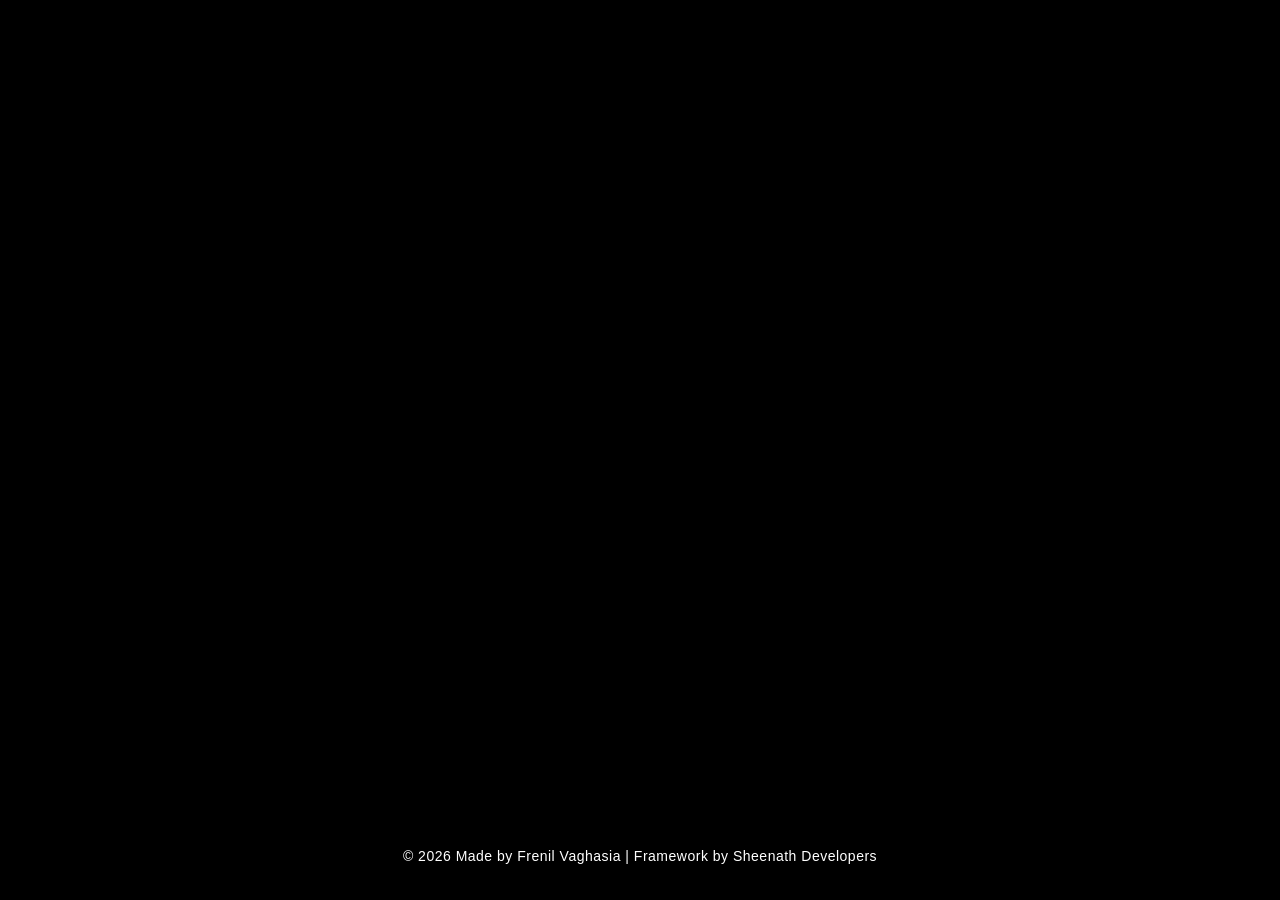
<file: teddy-1.html>
<!DOCTYPE html>
<html lang="en">
<head>
  <meta charset="UTF-8">
  <meta name="viewport" content="width=device-width, initial-scale=1.0">
  <title>Teddy Day - Video Page</title>
  <style>
    * {
      margin: 0;
      padding: 0;
      box-sizing: border-box;
    }

    body {
      background: #000;
      overflow: hidden;
      width: 100vw;
      height: 100vh;
      position: relative;
    }

    /* Video Container */
    .video-container {
      position: absolute;
      top: 0;
      left: 0;
      width: 100%;
      height: 100%;
      display: flex;
      align-items: center;
      justify-content: center;
      background: #000;
    }

    /* Video Element */
    video {
      width: 100%;
      height: 100%;
      object-fit: cover;
    }

    /* Desktop Video (default) */
    .desktop-video {
      display: block;
    }

    /* Mobile Video (hidden by default) */
    .mobile-video {
      display: none;
    }

    /* Footer Credit - Overlay on Video */
    .credit-footer {
      position: fixed;
      bottom: 20px;
      left: 0;
      right: 0;
      text-align: center;
      z-index: 1000;
      padding: 15px 20px;
      background: rgba(0, 0, 0, 0.5);
      backdrop-filter: blur(10px);
    }

    .credit {
      font-family: 'Arial', sans-serif;
      font-size: 14px;
      color: #fff;
      letter-spacing: 0.5px;
      text-shadow: 0 2px 4px rgba(0, 0, 0, 0.5);
    }

    /* Mobile Styles */
    @media (max-width: 768px) {
      .desktop-video {
        display: none;
      }

      .mobile-video {
        display: block;
      }

      .credit-footer {
        bottom: 15px;
        padding: 12px 15px;
      }

      .credit {
        font-size: 11px;
      }
    }

    /* Very small screens */
    @media (max-width: 480px) {
      .credit-footer {
        bottom: 10px;
        padding: 10px;
      }

      .credit {
        font-size: 9px;
      }
    }
  </style>
</head>
<body>

  <!-- Video Container -->
  <div class="video-container">
    <!-- Desktop Video -->
    <video class="desktop-video" autoplay loop muted playsinline>
      <source src="teddy-pc-video.mp4" type="video/mp4">
      Your browser does not support the video tag.
    </video>

    <!-- Mobile Video -->
    <video class="mobile-video" autoplay loop muted playsinline>
      <source src="teddy-mobile-video.mp4" type="video/mp4">
      Your browser does not support the video tag.
    </video>
  </div>

  <!-- Footer Credit Overlay -->
  <div class="credit-footer">
    <span class="credit">© 2026 Made by Frenil Vaghasia | Framework by Sheenath Developers</span>
  </div>

</body>
</html>
</file>
<file: styles.css>
:root {
  --bg: #0f0f14;
  --text: #f7f3f0;
  --muted: #c7c2bd;
  --accent: #ff7aa2;
  --glass: rgba(255, 255, 255, 0.08);
  --shadow: 0 20px 60px rgba(0, 0, 0, 0.35);
  --radius: 28px;
}

* {
  box-sizing: border-box;
  margin: 0;
  padding: 0;
  font-family: -apple-system, BlinkMacSystemFont, "Apple Color Emoji", "Segoe UI Emoji", "Segoe UI Symbol", "Noto Color Emoji", sans-serif;
}

body {
  font-family: -apple-system, BlinkMacSystemFont, "SF Pro Display", "SF Pro Text", "Apple Color Emoji", "Helvetica Neue", "Poppins", sans-serif;
  color: var(--text);
  background: radial-gradient(circle at top, #2a2135, #0f0f14 60%);
  min-height: 100vh;
  overflow-x: hidden;
}

h1, h2, h3, h4, h5, h6, p, button, div, span {
  font-family: -apple-system, BlinkMacSystemFont, "SF Pro Display", "SF Pro Text", "Apple Color Emoji", "Helvetica Neue", "Poppins", sans-serif;
}

.app {
  min-height: 100vh;
  display: flex;
  flex-direction: column;
}

.site-header {
  display: flex;
  justify-content: space-between;
  align-items: center;
  padding: 28px clamp(20px, 5vw, 60px);
}

.logo {
  font-family: "Playfair Display", serif;
  font-size: clamp(20px, 3vw, 28px);
  letter-spacing: 1px;
}

.date-pill {
  padding: 10px 20px;
  border-radius: 999px;
  background: var(--glass);
  font-size: 14px;
  color: var(--muted);
  backdrop-filter: blur(12px);
}

.landing {
  flex: 1;
  display: grid;
  place-items: center;
  padding: 20px;
}

.glass-card {
  background: var(--glass);
  padding: clamp(28px, 6vw, 48px);
  border-radius: var(--radius);
  box-shadow: var(--shadow);
  text-align: center;
  max-width: 560px;
  backdrop-filter: blur(14px);
  position: relative;
  overflow: hidden;
}

.glass-card h1 {
  font-family: "Playfair Display", serif;
  font-size: clamp(28px, 4vw, 40px);
  margin-bottom: 16px;
}

.glass-card p {
  color: var(--muted);
  line-height: 1.6;
  margin-bottom: 26px;
}

.hero-glow {
  position: absolute;
  width: 280px;
  height: 280px;
  background: radial-gradient(circle, rgba(255, 122, 162, 0.3), transparent 70%);
  top: -120px;
  right: -80px;
  filter: blur(10px);
  z-index: 0;
}

.signature {
  font-family: "Dancing Script", cursive;
  font-size: clamp(18px, 2.8vw, 26px);
  color: #ffd6e5;
  margin-top: -10px;
}

.timeline {
  display: grid;
  gap: 8px;
  margin-top: 24px;
  font-size: 14px;
  color: #f0d9df;
}

.primary-btn,
.secondary-btn,
.ghost-btn {
  border: none;
  border-radius: 999px;
  padding: 12px 26px;
  font-size: 15px;
  cursor: pointer;
  transition: transform 0.2s ease, box-shadow 0.2s ease;
}

.primary-btn {
  background: linear-gradient(120deg, #ff7aa2, #ffb7c5);
  color: #1b1222;
  box-shadow: 0 10px 30px rgba(255, 122, 162, 0.35);
}

.secondary-btn {
  background: rgba(255, 255, 255, 0.12);
  color: var(--text);
}

.ghost-btn {
  background: transparent;
  color: var(--muted);
}

.primary-btn:hover,
.secondary-btn:hover,
.ghost-btn:hover {
  transform: translateY(-2px);
  box-shadow: 0 8px 20px rgba(0, 0, 0, 0.25);
}

.subtle {
  color: rgba(255, 255, 255, 0.75);
  font-size: 15px;
}

.helper {
  margin-top: 16px;
  color: #ffb7c5;
  min-height: 22px;
}

.pages {
  flex: 1;
}

.page-wrapper {
  min-height: 100vh;
  display: flex;
  flex-direction: column;
}

.page-nav {
  display: flex;
  justify-content: space-between;
  align-items: center;
  padding: 24px clamp(20px, 6vw, 60px);
}

.nav-links {
  display: flex;
  gap: 10px;
  flex-wrap: wrap;
}

.nav-links a {
  text-decoration: none;
  color: var(--muted);
  font-size: 14px;
  padding: 6px 12px;
  border-radius: 999px;
  background: rgba(255, 255, 255, 0.08);
  transition: all 0.2s ease;
}

.nav-links a:hover {
  color: #fff;
  background: rgba(255, 255, 255, 0.18);
}

.day-container {
  flex: 1;
  display: grid;
  gap: 28px;
  padding: 30px clamp(20px, 6vw, 100px) 80px;
  position: relative;
  overflow: hidden;
}

.day-container > * {
  position: relative;
  z-index: 2;
}

.day-hero {
  text-align: center;
  display: grid;
  gap: 16px;
}

.day-hero h1 {
  font-family: "Playfair Display", serif;
  font-size: clamp(30px, 4.5vw, 48px);
}

.day-hero p {
  color: var(--muted);
  font-size: clamp(16px, 2.4vw, 20px);
  line-height: 1.7;
}

.romantic-card {
  background: rgba(255, 255, 255, 0.1);
  border-radius: 22px;
  padding: 22px;
  box-shadow: var(--shadow);
  backdrop-filter: blur(12px);
  text-align: center;
}

.photo-grid {
  display: grid;
  grid-template-columns: repeat(auto-fit, minmax(180px, 1fr));
  gap: 18px;
}

.photo-frame {
  position: relative;
  border-radius: 22px;
  overflow: hidden;
  box-shadow: 0 16px 40px rgba(0, 0, 0, 0.35);
}

.photo-frame img {
  width: 100%;
  height: 220px;
  object-fit: cover;
  display: block;
}

.photo-caption {
  position: absolute;
  bottom: 12px;
  left: 12px;
  padding: 6px 12px;
  background: rgba(15, 15, 20, 0.6);
  color: #fff;
  border-radius: 999px;
  font-size: 12px;
}

.soft-divider {
  height: 1px;
  background: linear-gradient(90deg, transparent, rgba(255, 255, 255, 0.3), transparent);
  margin: 14px 0;
}

.page {
  min-height: calc(100vh - 140px);
  display: none;
  padding: clamp(30px, 6vw, 80px) clamp(20px, 8vw, 120px);
  position: relative;
  overflow: hidden;
}

.page.active {
  display: block;
}

.page-content {
  max-width: 720px;
  margin: 0 auto;
  text-align: center;
  display: grid;
  gap: 20px;
  position: relative;
  z-index: 2;
}

.page h2 {
  font-family: "Playfair Display", serif;
  font-size: clamp(26px, 4vw, 42px);
}

.page p {
  line-height: 1.7;
  color: var(--muted);
  font-size: clamp(15px, 2.3vw, 18px);
}

.site-footer {
  padding: 20px 40px 30px;
  display: flex;
  justify-content: center;
}

.credit {
  font-size: 13px;
  color: var(--muted);
}

.credit {
  text-align: center;
}

/* Rose Day */
.rose {
  background: radial-gradient(circle at top, #3a1b2f, #140b14 60%);
}

.rose-collection {
  display: grid;
  grid-template-columns: repeat(auto-fit, minmax(220px, 1fr));
  gap: 18px;
}

.rose-card {
  background: rgba(255, 255, 255, 0.08);
  border: 1px solid rgba(255, 255, 255, 0.12);
  border-radius: 22px;
  padding: 20px;
  text-align: left;
  color: inherit;
  cursor: pointer;
  position: relative;
  overflow: hidden;
  transition: transform 0.3s ease, box-shadow 0.3s ease;
  box-shadow: 0 16px 40px rgba(0, 0, 0, 0.25);
}

.rose-card:hover {
  transform: translateY(-6px);
  box-shadow: 0 22px 50px rgba(0, 0, 0, 0.35);
}

.rose-card h3 {
  font-family: "Playfair Display", serif;
  font-size: 18px;
  margin: 12px 0 6px;
}

.rose-card p {
  color: #f2c8d6;
  font-size: 14px;
  line-height: 1.5;
}

.rose-card .rose-secret {
  opacity: 0;
  max-height: 0;
  transform: translateY(6px);
  transition: all 0.3s ease;
  color: #ffd9e6;
  margin-top: 6px;
}

.rose-card.active .rose-secret {
  opacity: 1;
  max-height: 120px;
  transform: translateY(0);
}

.rose-mini {
  width: 46px;
  height: 46px;
  border-radius: 50%;
  background: radial-gradient(circle at top, #ff6f92, #b3153f);
  box-shadow: 0 10px 20px rgba(255, 90, 125, 0.35);
  position: relative;
}

.rose-mini::after {
  content: "";
  position: absolute;
  inset: -6px;
  border-radius: 50%;
  border: 1px solid rgba(255, 122, 162, 0.4);
  animation: rosePulse 2.6s ease-in-out infinite;
}

.rose-card::before {
  content: "";
  position: absolute;
  width: 120px;
  height: 120px;
  background: radial-gradient(circle, rgba(255, 122, 162, 0.2), transparent 70%);
  top: -40px;
  right: -40px;
  opacity: 0.6;
}

@keyframes rosePulse {
  0%, 100% { transform: scale(0.9); opacity: 0.7; }
  50% { transform: scale(1.1); opacity: 1; }
}

.petal:nth-child(6) { left: 55%; top: 15%; animation-delay: 1.2s; }
.petal:nth-child(7) { left: 5%; top: 55%; animation-delay: 2.6s; }
.petal:nth-child(8) { left: 88%; top: 75%; animation-delay: 3.8s; }

.rose-garden {
  position: relative;
  width: 140px;
  height: 200px;
  margin: 0 auto;
}

.rose-stem {
  position: absolute;
  width: 6px;
  height: 140px;
  background: linear-gradient(180deg, #2f7a50, #0e3d24);
  bottom: 0;
  left: 50%;
  transform: translateX(-50%);
  border-radius: 999px;
}

.rose-bloom {
  position: absolute;
  width: 90px;
  height: 90px;
  background: radial-gradient(circle at top, #ff5a7d, #b3153f);
  border-radius: 50% 50% 45% 45%;
  top: 0;
  left: 50%;
  transform: translateX(-50%);
  animation: bloom 3s ease-in-out infinite;
}

.rose-glow {
  position: absolute;
  width: 120px;
  height: 120px;
  border-radius: 50%;
  background: rgba(255, 90, 125, 0.2);
  top: -10px;
  left: 50%;
  transform: translateX(-50%);
  filter: blur(6px);
}

.petal-field {
  position: absolute;
  inset: 0;
  pointer-events: none;
  z-index: 1;
}

.petal {
  position: absolute;
  width: 20px;
  height: 14px;
  background: linear-gradient(135deg, #ff8aa5, #ff4f79);
  border-radius: 70% 30% 70% 30%;
  opacity: 0.7;
  animation: floatPetals 6s ease-in-out infinite;
}

.petal:nth-child(1) { left: 10%; top: 10%; animation-delay: 0s; }
.petal:nth-child(2) { left: 80%; top: 20%; animation-delay: 1s; }
.petal:nth-child(3) { left: 20%; top: 70%; animation-delay: 2s; }
.petal:nth-child(4) { left: 70%; top: 60%; animation-delay: 3s; }
.petal:nth-child(5) { left: 40%; top: 30%; animation-delay: 4s; }

@keyframes bloom {
  0%, 100% { transform: translateX(-50%) scale(0.95); }
  50% { transform: translateX(-50%) scale(1.05); }
}

@keyframes floatPetals {
  0% { transform: translateY(0) translateX(0) rotate(0deg); }
  50% { transform: translateY(-20px) translateX(10px) rotate(20deg); }
  100% { transform: translateY(0) translateX(0) rotate(0deg); }
}

/* Propose Day */
.propose {
  background: linear-gradient(135deg, #201422, #5f3b1f 60%, #b46a1f);
  color: #fbead1;
}

.ring-wrapper {
  position: relative;
  width: 120px;
  height: 120px;
  margin: 0 auto;
}

.ring {
  width: 100px;
  height: 100px;
  border: 8px solid #f7c76a;
  border-radius: 50%;
  box-shadow: 0 0 18px rgba(247, 199, 106, 0.6);
  animation: spin 5s linear infinite;
  margin: 0 auto;
}

.sparkle {
  position: absolute;
  width: 20px;
  height: 20px;
  background: radial-gradient(circle, #fff7cf 0%, #f7c76a 60%, transparent 70%);
  border-radius: 50%;
  top: -5px;
  right: 10px;
  animation: sparkle 2s ease-in-out infinite;
}

.reveal-card {
  margin-top: 16px;
  padding: 18px 22px;
  border-radius: 16px;
  background: rgba(255, 255, 255, 0.12);
  opacity: 0;
  transform: translateY(10px);
  transition: all 0.4s ease;
}

.reveal-card.show {
  opacity: 1;
  transform: translateY(0);
}

@keyframes spin {
  to { transform: rotate(360deg); }
}

@keyframes sparkle {
  0%, 100% { transform: scale(0.8); opacity: 0.7; }
  50% { transform: scale(1.2); opacity: 1; }
}

/* Chocolate Day */
.chocolate {
  background: linear-gradient(160deg, #2b1a12, #5b3a2a 60%, #f1d0b3);
}

.choco-drip {
  width: 100%;
  height: 120px;
  background: linear-gradient(180deg, #3d2416, #4e2f1d);
  border-radius: 0 0 40px 40px;
  position: relative;
  overflow: hidden;
}

.choco-drip::after {
  content: "";
  position: absolute;
  width: 100%;
  height: 30px;
  bottom: -15px;
  background: radial-gradient(circle at 10% 50%, #3d2416 20%, transparent 21%),
    radial-gradient(circle at 50% 50%, #3d2416 20%, transparent 21%),
    radial-gradient(circle at 90% 50%, #3d2416 20%, transparent 21%);
  animation: drip 3s ease-in-out infinite;
}

.choco-bar {
  display: grid;
  grid-template-columns: repeat(4, 1fr);
  gap: 10px;
.propose {
  background: radial-gradient(circle at top, #3b1524, #120a12 62%);
}

.propose-stage {
  position: relative;
  display: flex;
  flex-direction: column;
  align-items: center;
  gap: 32px;
  padding: 30px clamp(20px, 6vw, 100px) 90px;
  overflow: hidden;
  width: 100%;
}

.propose-backdrop {
  position: absolute;
  inset: 0;
  pointer-events: none;
  z-index: 0;
}

.glow-orb {
  position: absolute;
  width: 240px;
  height: 240px;
  border-radius: 50%;
  background: radial-gradient(circle, rgba(255, 183, 197, 0.45), rgba(255, 122, 162, 0.2) 50%, transparent 70%);
  filter: blur(15px);
  opacity: 0.95;
  animation: orbFloat 8s ease-in-out infinite;
}

.orb-one {
  top: -60px;
  left: -60px;
}

.orb-two {
  bottom: -80px;
  right: -40px;
  animation-delay: 2s;
}

.orb-three {
  top: 40%;
  right: 10%;
  width: 180px;
  height: 180px;
  animation-delay: 4s;
}

.heart-float {
  position: absolute;
  width: 18px;
  height: 18px;
  background: linear-gradient(120deg, #ff7aa2, #ffd1e8);
  transform: rotate(45deg);
  animation: heartDrift 7s ease-in-out infinite;
  opacity: 0.7;
  box-shadow: 0 0 12px rgba(255, 122, 162, 0.5);
}

.heart-float::before,
.heart-float::after {
  content: "";
  position: absolute;
  width: 18px;
  height: 18px;
  border-radius: 50%;
  background: inherit;
  top: -9px;
  left: 0;
}

.heart-float::after {
  left: -9px;
  top: 0;
}

.heart-one {
  top: 18%;
  left: 12%;
}

.heart-two {
  bottom: 25%;
  right: 18%;
  animation-delay: 3s;
}

.proposal-hero {
  position: relative;
  text-align: center;
  display: grid;
  gap: 16px;
  z-index: 1;
  width: 100%;
  max-width: 800px;
  margin: 0 auto;
}

.hero-kicker {
  font-family: "Dancing Script", cursive;
  font-size: clamp(18px, 3vw, 26px);
  color: #ffd1e8;
}

.proposal-hero h1 {
  font-family: "Playfair Display", serif;
  font-size: clamp(34px, 6vw, 60px);
  letter-spacing: 1px;
}

.hero-subtitle {
  color: var(--muted);
  font-size: clamp(16px, 2.4vw, 20px);
  line-height: 1.8;
}

.music-bar {
  position: relative;
  z-index: 1;
  display: flex;
  flex-wrap: wrap;
  justify-content: space-between;
  align-items: center;
  gap: 16px;
  padding: 22px 26px;
  border-radius: 22px;
  background: rgba(255, 255, 255, 0.08);
  box-shadow: var(--shadow);
  backdrop-filter: blur(12px);
  width: 100%;
  max-width: 800px;
  margin: 0 auto;
}

.music-bar h2 {
  font-family: "Playfair Display", serif;
  font-size: clamp(20px, 3vw, 28px);
  margin-bottom: 6px;
}

.music-bar p {
  color: #f0c6d7;
  font-size: 14px;
}

.love-letter {
  position: relative;
  z-index: 1;
  background: rgba(13, 10, 16, 0.7);
  border-radius: 28px;
  padding: clamp(26px, 6vw, 48px) clamp(20px, 4vw, 40px);
  box-shadow: var(--shadow);
  display: grid;
  gap: 20px;
  max-width: 720px;
  width: 100%;
  min-height: 200vh;
  margin: 0 auto;
}

.love-letter h2 {
  font-family: "Playfair Display", serif;
  font-size: clamp(24px, 4vw, 36px);
  text-align: center;
}

.love-letter p {
  font-size: clamp(15px, 2.4vw, 19px);
  line-height: 1.8;
  color: #f6e8ee;
  text-align: center;
}

.reveal-block {
  opacity: 0.1;
  transform: translateY(20px);
  filter: blur(4px);
  transition: all 0.8s cubic-bezier(0.4, 0, 0.2, 1);
  margin: 8px 0;
}

.reveal-block.is-focused {
  opacity: 1;
  transform: translateY(0);
  filter: blur(0);
}

.reveal-block.is-passed {
  opacity: 0.05;
  transform: translateY(-10px);
  filter: blur(5px);
}

.answer-box {
  margin-top: 40px;
  display: grid;
  gap: 12px;
  padding: 24px;
  border-radius: 20px;
  background: rgba(255, 255, 255, 0.12);
  text-align: left;
  border: 1px solid rgba(255, 183, 197, 0.3);
  box-shadow: 0 10px 40px rgba(0, 0, 0, 0.3);
}

.answer-box label {
  font-size: 14px;
  color: #ffd1e8;
}

.answer-box textarea {
  background: rgba(10, 8, 12, 0.6);
  border: 1px solid rgba(255, 255, 255, 0.18);
  border-radius: 14px;
  padding: 12px 14px;
  color: #fff;
  font-family: "Poppins", sans-serif;
  resize: vertical;
}

.answer-box textarea:focus {
  outline: 2px solid rgba(255, 183, 197, 0.6);
  border-color: transparent;
}

.tiny-note {
  font-size: 12px;
  color: rgba(255, 255, 255, 0.7);
}

.ring-wrapper {
  display: flex;
  justify-content: center;
  align-items: center;
  position: relative;
  height: 100px;
  margin-bottom: 10px;
}

.ring {
  width: 60px;
  height: 60px;
  border: 4px solid #ffd700;
  border-radius: 50%;
  position: relative;
  box-shadow: 0 4px 20px rgba(255, 215, 0, 0.5);
}

.ring::before {
  content: '';
  position: absolute;
  top: -12px;
  right: -8px;
  width: 20px;
  height: 20px;
  background: #ffd700;
  border-radius: 50%;
  box-shadow: 0 2px 10px rgba(255, 215, 0, 0.6);
}

.sparkle {
  position: absolute;
  width: 8px;
  height: 8px;
  background: #fff;
  border-radius: 50%;
  animation: sparkleAnim 2s ease-in-out infinite;
  top: 20%;
  right: 30%;
}

@keyframes sparkleAnim {
  0%, 100% {
    opacity: 0;
    transform: scale(0.5);
  }
  50% {
    opacity: 1;
    transform: scale(1.2);
  }
}

@keyframes orbFloat {
  0%,
  100% {
    transform: translate(0, 0) scale(1);
  }
  33% {
    transform: translate(15px, 30px) scale(1.08);
  }
  66% {
    transform: translate(-10px, 20px) scale(0.95);
  }
}

@keyframes heartDrift {
  0%,
  100% {
    transform: translateY(0) rotate(45deg) scale(1);
    opacity: 0.7;
  }
  25% {
    transform: translateY(-15px) rotate(50deg) scale(1.15);
    opacity: 0.9;
  }
  75% {
    transform: translateY(-8px) rotate(40deg) scale(1.05);
    opacity: 0.6;
  }
}
  margin-top: 12px;
}

.choco-bar span {
  height: 60px;
  background: linear-gradient(145deg, #3b2316, #6a3e28);
  border-radius: 14px;
  box-shadow: inset 0 0 10px rgba(255, 255, 255, 0.12);
}

@keyframes drip {
  0%, 100% { transform: translateY(0); }
  50% { transform: translateY(8px); }
}

/* Teddy Day */
.teddy {
  background: linear-gradient(160deg, #e5c7d7, #f3dfe9 60%, #fdeedc);
  color: #3e2b3a;
}

.teddy .day-hero p,
.teddy .romantic-card,
.teddy .nav-links a,
.teddy .logo {
  color: #3e2b3a;
}

.teddy .romantic-card {
  background: rgba(255, 255, 255, 0.6);
}

.teddy .nav-links a {
  background: rgba(255, 255, 255, 0.7);
}

.teddy .date-pill {
  color: #3e2b3a;
  background: rgba(255, 255, 255, 0.7);
}

.teddy-wrap {
  position: relative;
  width: 160px;
  height: 180px;
  margin: 0 auto;
}

.teddy .page-content p,
.teddy .page-content h2 {
  color: #3e2b3a;
}

.teddy .page-content p {
  color: #5b3c52;
}

.teddy .teddy {
  width: 140px;
  height: 140px;
  background: radial-gradient(circle at 30% 30%, #f7d6c8, #d8a894);
  border-radius: 50%;
  position: absolute;
  top: 10px;
  left: 50%;
  transform: translateX(-50%);
  animation: bounce 2.8s ease-in-out infinite;
}

.teddy .teddy::before,
.teddy .teddy::after {
  content: "";
  position: absolute;
  width: 40px;
  height: 40px;
  background: #d8a894;
  border-radius: 50%;
  top: -10px;
}

.teddy .teddy::before { left: 5px; }
.teddy .teddy::after { right: 5px; }

.teddy-shadow {
  width: 100px;
  height: 20px;
  background: rgba(0, 0, 0, 0.2);
  filter: blur(8px);
  position: absolute;
  bottom: 0;
  left: 50%;
  transform: translateX(-50%);
  animation: bounceShadow 2.8s ease-in-out infinite;
}

@keyframes bounce {
  0%, 100% { transform: translateX(-50%) translateY(0); }
  50% { transform: translateX(-50%) translateY(-14px); }
}

@keyframes bounceShadow {
  0%, 100% { transform: translateX(-50%) scale(1); opacity: 0.4; }
  50% { transform: translateX(-50%) scale(0.8); opacity: 0.2; }
}

/* Promise Day */
.promise {
  background: linear-gradient(160deg, #151a27, #3e3b5c 70%, #9087a3);
}

.promise-icon {
  font-size: 40px;
}

.handwritten {
  font-family: "Dancing Script", cursive;
  font-size: clamp(18px, 3vw, 26px);
  color: #f6d8ff;
}

.promise-list {
  list-style: none;
  display: grid;
  gap: 10px;
  margin-top: 10px;
}

.promise-list li {
  opacity: 0;
  transform: translateY(8px);
  padding: 10px 16px;
  border-radius: 14px;
  background: rgba(255, 255, 255, 0.1);
  transition: all 0.4s ease;
}

.promise-list li.visible {
  opacity: 1;
  transform: translateY(0);
}

/* Hug Day */
.hug {
  background: linear-gradient(145deg, #2e1712, #b55b4a 60%, #f2a77b);
}

.hug-orbit {
  position: relative;
  width: 180px;
  height: 180px;
  margin: 0 auto;
}

.hug-core {
  position: absolute;
  width: 70px;
  height: 70px;
  background: rgba(255, 255, 255, 0.8);
  border-radius: 50%;
  top: 50%;
  left: 50%;
  transform: translate(-50%, -50%);
}

.hug-wave {
  position: absolute;
  inset: 10px;
  border: 2px solid rgba(255, 255, 255, 0.4);
  border-radius: 50%;
  animation: pulse 2.4s ease-out infinite;
}

@keyframes pulse {
  0% { transform: scale(0.8); opacity: 0.7; }
  70% { transform: scale(1.2); opacity: 0; }
  100% { opacity: 0; }
}

/* Valentine’s Day */
.valentine {
  background: radial-gradient(circle at top, #320b2e, #100512 70%);
}

.love-letter {
  background: rgba(255, 255, 255, 0.1);
  padding: clamp(26px, 5vw, 40px);
  border-radius: 22px;
  box-shadow: var(--shadow);
  backdrop-filter: blur(14px);
}

.memory-slider {
  margin: 18px 0 10px;
  min-height: 44px;
  font-size: clamp(16px, 3vw, 20px);
  color: #ffd6e2;
}

.memory {
  display: none;
}

.memory.active {
  display: block;
  animation: fadeIn 0.6s ease;
}

.valentine-actions {
  display: flex;
  flex-wrap: wrap;
  gap: 12px;
  justify-content: center;
  margin-top: 12px;
}

.heart-field span {
  position: absolute;
  width: 14px;
  height: 14px;
  background: #ff6b9e;
  transform: rotate(45deg);
  opacity: 0.7;
  animation: hearts 6s linear infinite;
}

.heart-field {
  position: absolute;
  inset: 0;
  z-index: 0;
}

.heart-field span::before,
.heart-field span::after {
  content: "";
  position: absolute;
  width: 14px;
  height: 14px;
  background: #ff6b9e;
  border-radius: 50%;
}

.heart-field span::before { left: -7px; }
.heart-field span::after { top: -7px; }

.heart-field span:nth-child(1) { left: 5%; animation-delay: 0s; }
.heart-field span:nth-child(2) { left: 15%; animation-delay: 1s; }
.heart-field span:nth-child(3) { left: 30%; animation-delay: 2s; }
.heart-field span:nth-child(4) { left: 45%; animation-delay: 3s; }
.heart-field span:nth-child(5) { left: 60%; animation-delay: 4s; }
.heart-field span:nth-child(6) { left: 70%; animation-delay: 0.5s; }
.heart-field span:nth-child(7) { left: 80%; animation-delay: 1.5s; }
.heart-field span:nth-child(8) { left: 90%; animation-delay: 2.5s; }
.heart-field span:nth-child(9) { left: 35%; animation-delay: 3.5s; }
.heart-field span:nth-child(10) { left: 55%; animation-delay: 4.5s; }

#fireworks {
  position: absolute;
  inset: 0;
  width: 100%;
  height: 100%;
  z-index: 1;
}

@keyframes hearts {
  0% { transform: translateY(0) rotate(45deg); opacity: 0; }
  20% { opacity: 0.7; }
  100% { transform: translateY(-120vh) rotate(45deg); opacity: 0; }
}

@keyframes fadeIn {
  from { opacity: 0; transform: translateY(6px); }
  to { opacity: 1; transform: translateY(0); }
}

@media (max-width: 768px) {
  .site-header {
    flex-direction: column;
    gap: 12px;
  }

  .page {
    min-height: auto;
    padding: 40px 20px 80px;
  }

  .valentine-actions {
    flex-direction: column;
  }
}
</file>
